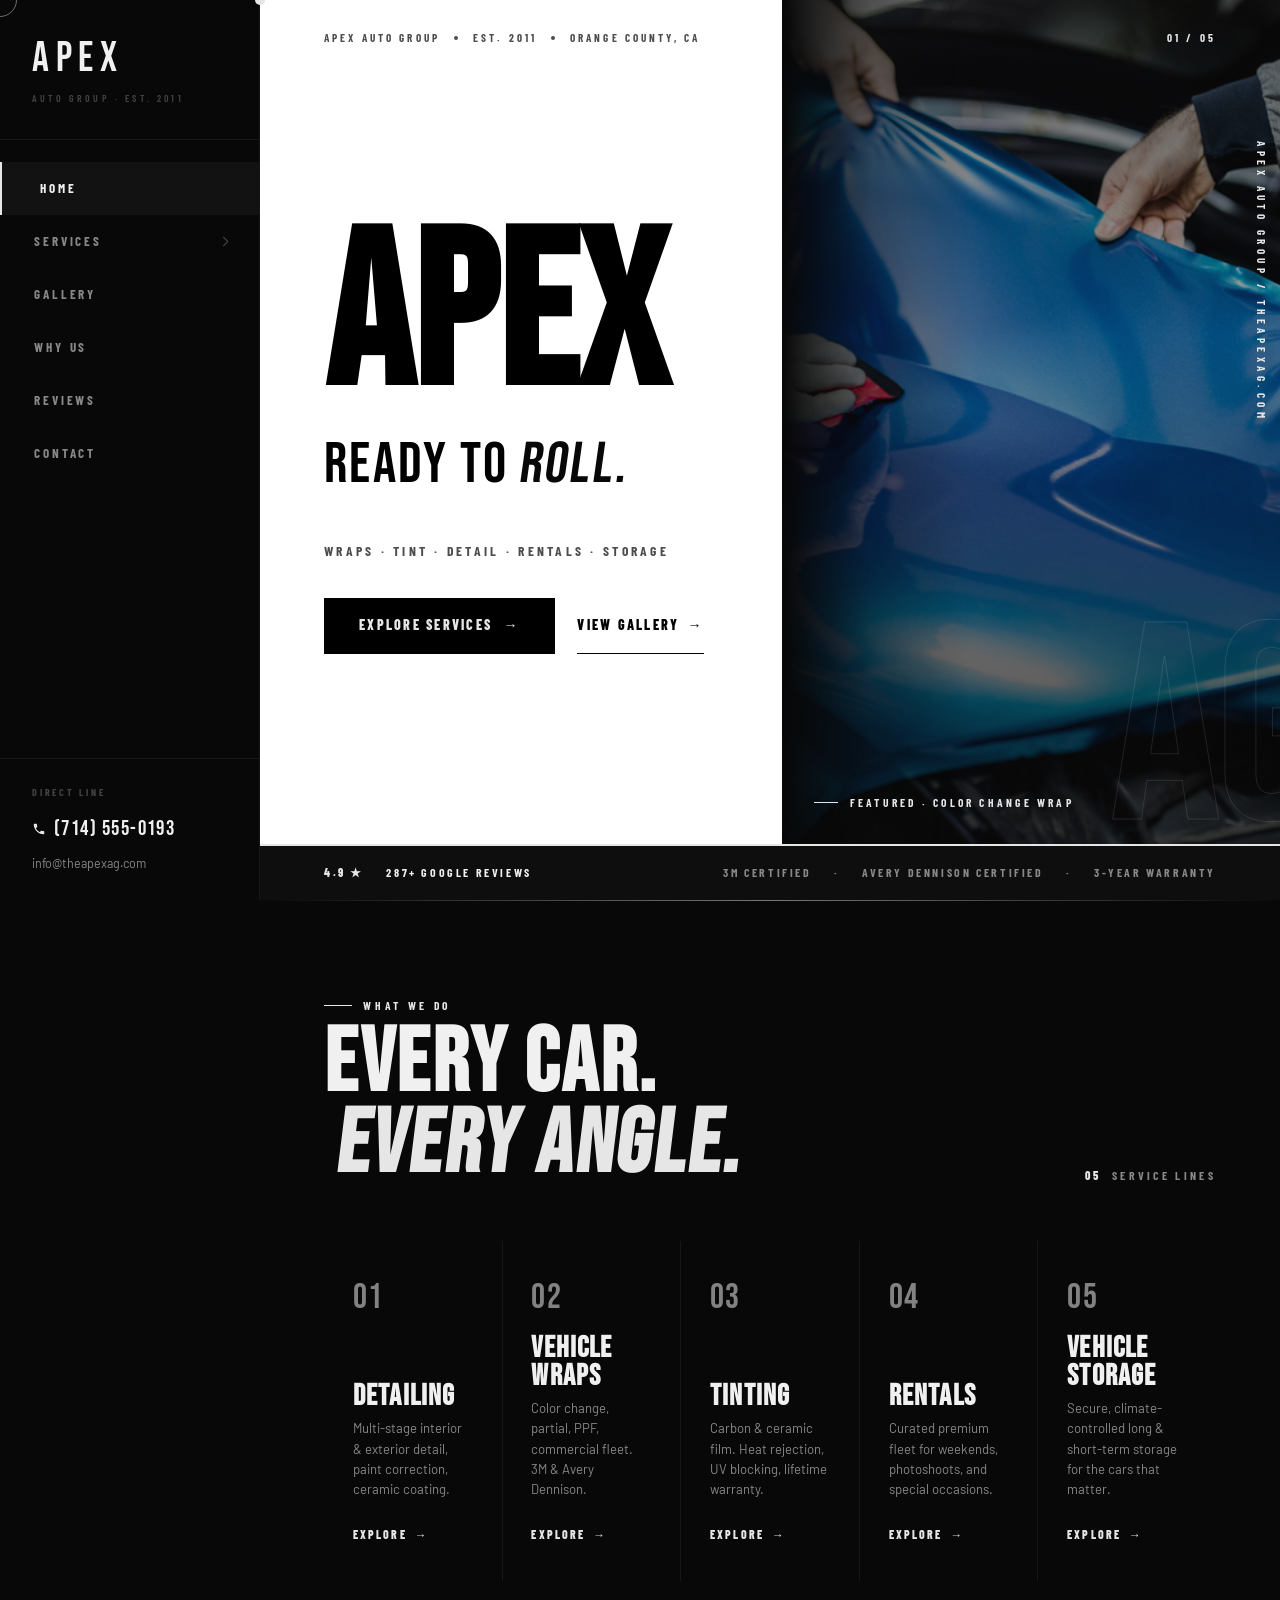
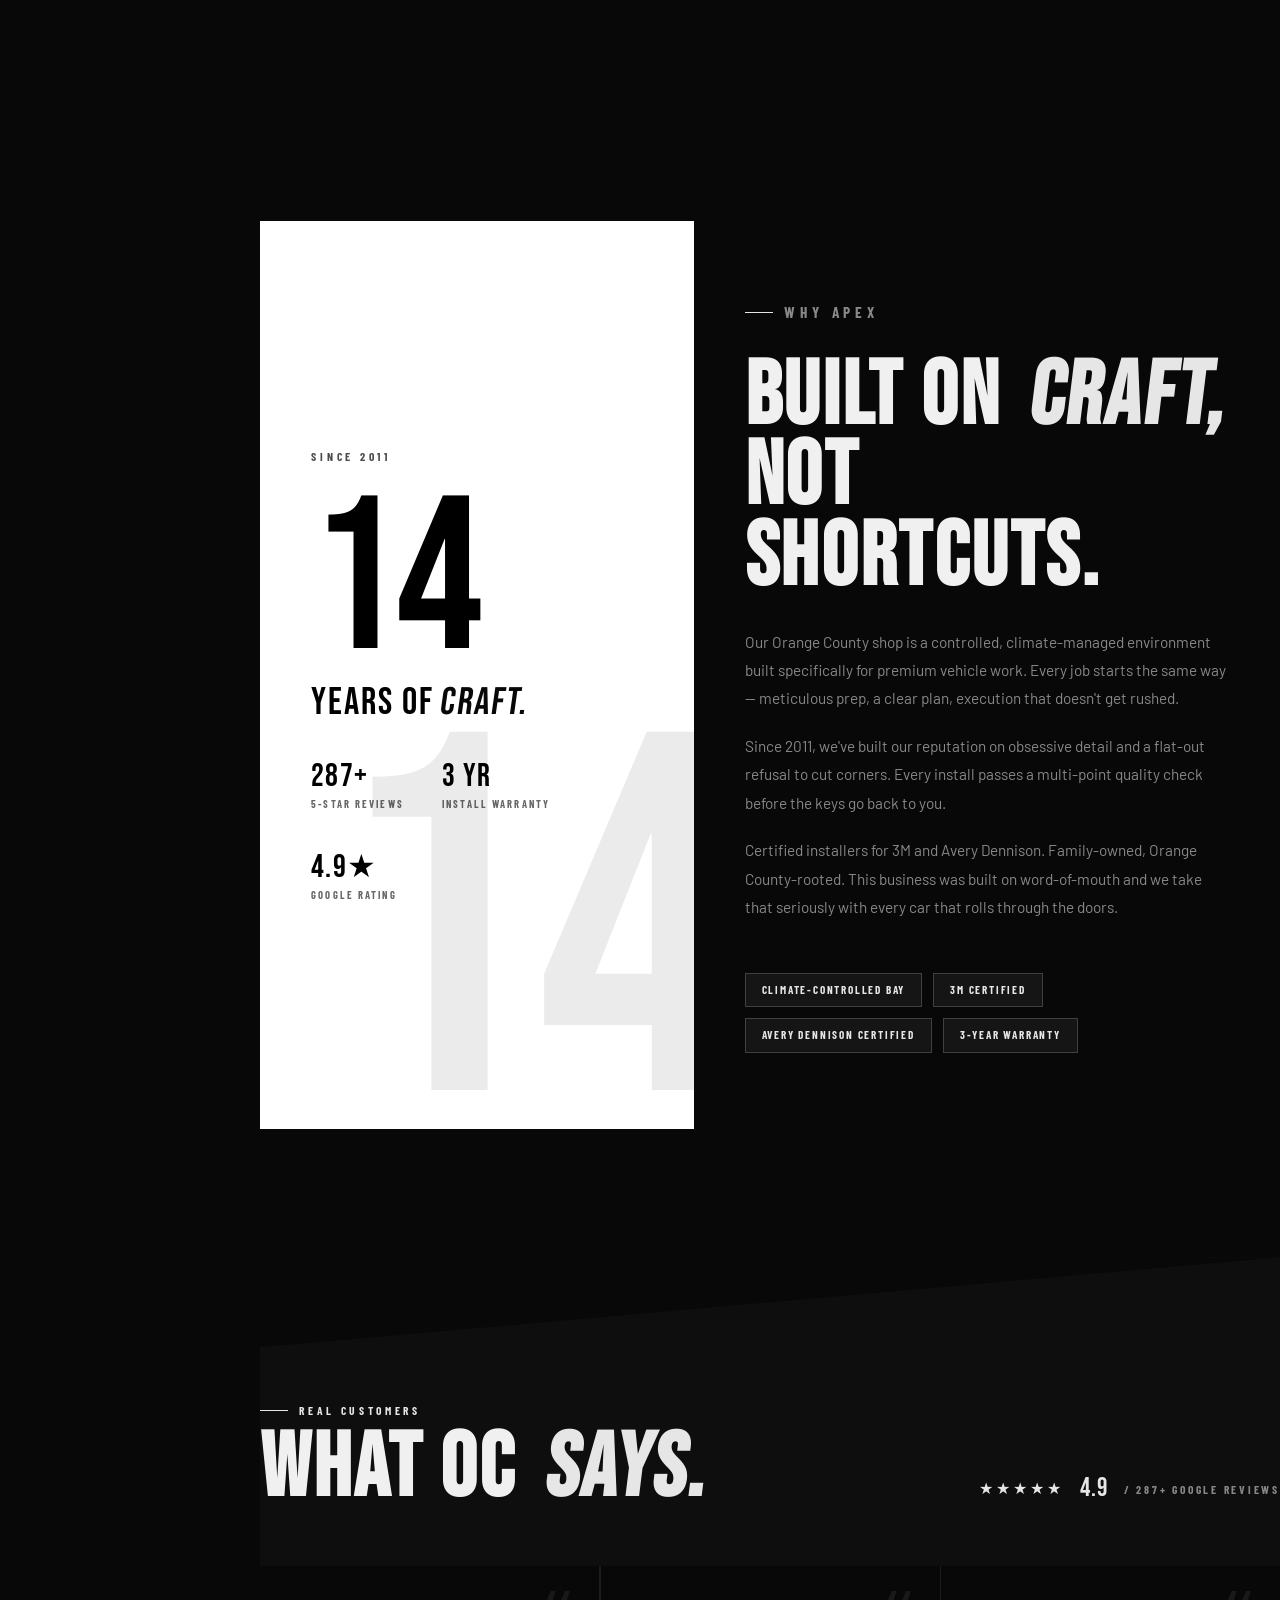
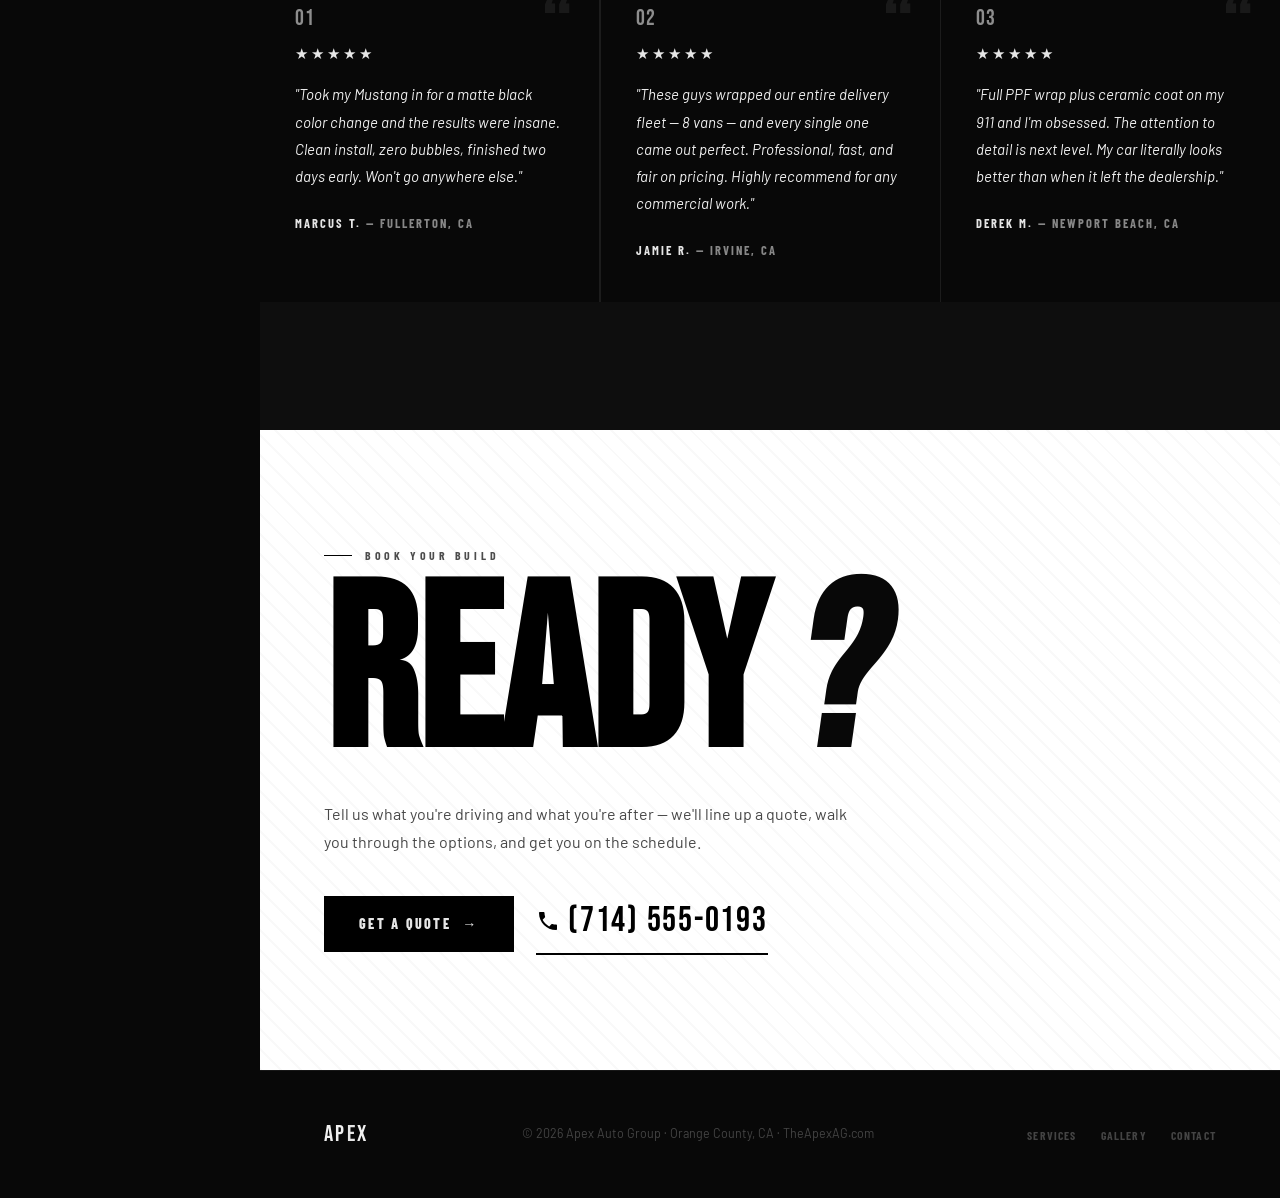
<file: index.html>
<!DOCTYPE html>
<html lang="en">
<head>
<meta charset="UTF-8"/>
<meta name="viewport" content="width=device-width, initial-scale=1.0"/>
<title>Apex Auto Group — Wraps · Tint · Detail · Rentals · Storage | Orange County, CA</title>
<meta name="description" content="Apex Auto Group — Orange County's premier auto group. Vehicle wraps, tinting, detailing, rentals, and storage. Certified 3M & Avery Dennison installers."/>
<link rel="preconnect" href="https://fonts.googleapis.com"/>
<link rel="preconnect" href="https://fonts.gstatic.com" crossorigin/>
<link href="https://fonts.googleapis.com/css2?family=Bebas+Neue&family=Barlow:wght@300;400;500;600;700&family=Barlow+Condensed:wght@400;600;700;800&display=swap" rel="stylesheet"/>
<link rel="stylesheet" href="assets/styles.css"/>
</head>
<body>

<div id="cur"></div>
<div id="cur-ring"></div>

<button class="side-burger" aria-label="Menu">
  <span></span><span></span><span></span>
</button>

<aside class="side-nav">
  <div class="side-head">
    <a href="index.html" class="side-logo">APEX</a>
    <p class="side-tag">Auto Group · Est. 2011</p>
  </div>
  <ul class="side-links">
    <li class="side-item"><a href="index.html" class="side-link active">Home</a></li>
    <li class="side-item has-sub">
      <a href="services.html" class="side-link">Services <span class="chev"></span></a>
      <ul class="side-sub">
        <li><a href="services.html">All Services</a></li>
        <li><a href="services/detailing.html">Detailing</a></li>
        <li><a href="services/wraps.html">Vehicle Wraps</a></li>
        <li><a href="services/tinting.html">Tinting</a></li>
        <li><a href="services/rentals.html">Rentals</a></li>
        <li><a href="services/storage.html">Vehicle Storage</a></li>
      </ul>
    </li>
    <li class="side-item"><a href="gallery.html" class="side-link">Gallery</a></li>
    <li class="side-item"><a href="#why" class="side-link">Why Us</a></li>
    <li class="side-item"><a href="#reviews" class="side-link">Reviews</a></li>
    <li class="side-item"><a href="contact.html" class="side-link">Contact</a></li>
  </ul>
  <div class="side-foot">
    <p class="side-foot-lbl">Direct Line</p>
    <a href="tel:7145550193" class="side-phone">
      <svg viewBox="0 0 24 24"><path d="M6.62 10.79c1.44 2.83 3.76 5.14 6.59 6.59l2.2-2.2c.27-.27.67-.36 1.02-.24 1.12.37 2.33.57 3.57.57.55 0 1 .45 1 1V20c0 .55-.45 1-1 1-9.39 0-17-7.61-17-17 0-.55.45-1 1-1h3.5c.55 0 1 .45 1 1 0 1.25.2 2.45.57 3.57.11.35.03.74-.25 1.02l-2.2 2.2z"/></svg>
      (714) 555-0193
    </a>
    <a href="mailto:info@theapexag.com" class="side-email">info@theapexag.com</a>
  </div>
</aside>

<!-- ═══════════════════════════════════════════
     PANEL 01 / HERO
═══════════════════════════════════════════ -->
<section class="kpanel khero">
  <div class="khero-topbar">
    <div class="khero-topbar-left">
      <span>Apex Auto Group</span>
      <span class="km-dot"></span>
      <span>Est. 2011</span>
      <span class="km-dot"></span>
      <span>Orange County, CA</span>
    </div>
    <div class="khero-topbar-right">
      <span>01 / 05</span>
    </div>
  </div>

  <div class="khero-left">
    <h1 class="khero-mega">APEX</h1>
    <p class="khero-slant">READY TO <em>ROLL.</em></p>
    <p class="khero-sub">Wraps &middot; Tint &middot; Detail &middot; Rentals &middot; Storage</p>
    <div class="khero-actions">
      <a href="services.html" class="kbtn-dark">Explore Services <span>&rarr;</span></a>
      <a href="gallery.html" class="kbtn-link">View Gallery <span>&rarr;</span></a>
    </div>
  </div>

  <div class="khero-right">
    <div class="khero-photo"></div>
    <div class="khero-bigword">AG</div>
    <div class="khero-vert">Apex Auto Group / TheApexAG.com</div>
    <div class="khero-photo-tag">Featured · Color Change Wrap</div>
  </div>

  <div class="khero-rail">
    <div class="khero-rail-left">
      <span><strong>4.9 &#9733;</strong></span>
      <span>287+ Google Reviews</span>
    </div>
    <div class="khero-rail-right">
      <span>3M Certified</span>
      <span>&middot;</span>
      <span>Avery Dennison Certified</span>
      <span>&middot;</span>
      <span>3-Year Warranty</span>
    </div>
  </div>
</section>

<!-- ═══════════════════════════════════════════
     PANEL 02 / SERVICES SHOWCASE
═══════════════════════════════════════════ -->
<section class="kpanel kservices">
  <div class="kservices-head rev">
    <div>
      <p class="k-eyebrow">What We Do</p>
      <h2 class="k-h2" style="margin-top:.6rem">EVERY CAR. <em>EVERY ANGLE.</em></h2>
    </div>
    <p class="kservices-count"><strong>05</strong> &nbsp;Service Lines</p>
  </div>

  <div class="kgrid rev">
    <a href="services/detailing.html" class="kcard d1">
      <span class="kcard-num">01</span>
      <div class="kcard-body">
        <h3 class="kcard-name">Detailing</h3>
        <p class="kcard-desc">Multi-stage interior &amp; exterior detail, paint correction, ceramic coating.</p>
        <span class="kcard-arrow">Explore <span>&rarr;</span></span>
      </div>
    </a>
    <a href="services/wraps.html" class="kcard d2">
      <span class="kcard-num">02</span>
      <div class="kcard-body">
        <h3 class="kcard-name">Vehicle<br>Wraps</h3>
        <p class="kcard-desc">Color change, partial, PPF, commercial fleet. 3M &amp; Avery Dennison.</p>
        <span class="kcard-arrow">Explore <span>&rarr;</span></span>
      </div>
    </a>
    <a href="services/tinting.html" class="kcard d3">
      <span class="kcard-num">03</span>
      <div class="kcard-body">
        <h3 class="kcard-name">Tinting</h3>
        <p class="kcard-desc">Carbon &amp; ceramic film. Heat rejection, UV blocking, lifetime warranty.</p>
        <span class="kcard-arrow">Explore <span>&rarr;</span></span>
      </div>
    </a>
    <a href="services/rentals.html" class="kcard d4">
      <span class="kcard-num">04</span>
      <div class="kcard-body">
        <h3 class="kcard-name">Rentals</h3>
        <p class="kcard-desc">Curated premium fleet for weekends, photoshoots, and special occasions.</p>
        <span class="kcard-arrow">Explore <span>&rarr;</span></span>
      </div>
    </a>
    <a href="services/storage.html" class="kcard d5">
      <span class="kcard-num">05</span>
      <div class="kcard-body">
        <h3 class="kcard-name">Vehicle<br>Storage</h3>
        <p class="kcard-desc">Secure, climate-controlled long &amp; short-term storage for the cars that matter.</p>
        <span class="kcard-arrow">Explore <span>&rarr;</span></span>
      </div>
    </a>
  </div>
</section>

<!-- ═══════════════════════════════════════════
     PANEL 03 / WHY US
═══════════════════════════════════════════ -->
<section class="kpanel kwhy" id="why">
  <div class="kwhy-stat rev-l">
    <p class="kwhy-stat-eyebrow">Since 2011</p>
    <div class="kwhy-stat-num">14</div>
    <div class="kwhy-stat-lbl">YEARS OF <em>CRAFT.</em></div>
    <div class="kwhy-substats">
      <div>
        <p class="kwhy-substat-num">287+</p>
        <p class="kwhy-substat-lbl">5-Star Reviews</p>
      </div>
      <div>
        <p class="kwhy-substat-num">3 YR</p>
        <p class="kwhy-substat-lbl">Install Warranty</p>
      </div>
      <div>
        <p class="kwhy-substat-num">4.9&#9733;</p>
        <p class="kwhy-substat-lbl">Google Rating</p>
      </div>
    </div>
  </div>

  <div class="kwhy-body rev-r">
    <p class="k-eyebrow">Why Apex</p>
    <h2 class="k-h2">BUILT ON <em>CRAFT,</em><br>NOT SHORTCUTS.</h2>
    <p>Our Orange County shop is a controlled, climate-managed environment built specifically for premium vehicle work. Every job starts the same way — meticulous prep, a clear plan, execution that doesn't get rushed.</p>
    <p>Since 2011, we've built our reputation on obsessive detail and a flat-out refusal to cut corners. Every install passes a multi-point quality check before the keys go back to you.</p>
    <p>Certified installers for 3M and Avery Dennison. Family-owned, Orange County-rooted. This business was built on word-of-mouth and we take that seriously with every car that rolls through the doors.</p>
    <div class="kwhy-badges">
      <span class="kwhy-badge">Climate-Controlled Bay</span>
      <span class="kwhy-badge">3M Certified</span>
      <span class="kwhy-badge">Avery Dennison Certified</span>
      <span class="kwhy-badge">3-Year Warranty</span>
    </div>
  </div>
</section>

<!-- ═══════════════════════════════════════════
     PANEL 04 / REVIEWS
═══════════════════════════════════════════ -->
<section class="kpanel kreviews" id="reviews">
  <div class="kreviews-head rev">
    <div>
      <p class="k-eyebrow">Real Customers</p>
      <h2 class="k-h2" style="margin-top:.6rem">WHAT OC <em>SAYS.</em></h2>
    </div>
    <div class="kreviews-rating">
      <span class="stars">&#9733;&#9733;&#9733;&#9733;&#9733;</span>
      <span>4.9</span>
      <small>/ 287+ Google Reviews</small>
    </div>
  </div>

  <div class="krev-grid rev">
    <div class="krev-card d1">
      <p class="krev-num">01</p>
      <div class="krev-stars">&#9733;&#9733;&#9733;&#9733;&#9733;</div>
      <p class="krev-text">"Took my Mustang in for a matte black color change and the results were insane. Clean install, zero bubbles, finished two days early. Won't go anywhere else."</p>
      <p class="krev-author"><strong>Marcus T.</strong> &mdash; Fullerton, CA</p>
    </div>
    <div class="krev-card d2">
      <p class="krev-num">02</p>
      <div class="krev-stars">&#9733;&#9733;&#9733;&#9733;&#9733;</div>
      <p class="krev-text">"These guys wrapped our entire delivery fleet — 8 vans — and every single one came out perfect. Professional, fast, and fair on pricing. Highly recommend for any commercial work."</p>
      <p class="krev-author"><strong>Jamie R.</strong> &mdash; Irvine, CA</p>
    </div>
    <div class="krev-card d3">
      <p class="krev-num">03</p>
      <div class="krev-stars">&#9733;&#9733;&#9733;&#9733;&#9733;</div>
      <p class="krev-text">"Full PPF wrap plus ceramic coat on my 911 and I'm obsessed. The attention to detail is next level. My car literally looks better than when it left the dealership."</p>
      <p class="krev-author"><strong>Derek M.</strong> &mdash; Newport Beach, CA</p>
    </div>
  </div>
</section>

<!-- ═══════════════════════════════════════════
     PANEL 05 / FINAL CTA
═══════════════════════════════════════════ -->
<section class="kpanel kcta">
  <p class="kcta-eyebrow">Book Your Build</p>
  <h2 class="kcta-mega">READY <em>?</em></h2>
  <p class="kcta-sub">Tell us what you're driving and what you're after — we'll line up a quote, walk you through the options, and get you on the schedule.</p>
  <div class="kcta-actions">
    <a href="contact.html" class="kbtn-dark">Get a Quote <span>&rarr;</span></a>
    <a href="tel:7145550193" class="kcta-phone">
      <svg viewBox="0 0 24 24"><path d="M6.62 10.79c1.44 2.83 3.76 5.14 6.59 6.59l2.2-2.2c.27-.27.67-.36 1.02-.24 1.12.37 2.33.57 3.57.57.55 0 1 .45 1 1V20c0 .55-.45 1-1 1-9.39 0-17-7.61-17-17 0-.55.45-1 1-1h3.5c.55 0 1 .45 1 1 0 1.25.2 2.45.57 3.57.11.35.03.74-.25 1.02l-2.2 2.2z"/></svg>
      (714) 555-0193
    </a>
  </div>
</section>

<!-- footer -->
<footer>
  <div class="foot-logo">AP<em>E</em>X</div>
  <p class="foot-copy">&copy; 2026 Apex Auto Group &middot; Orange County, CA &middot; TheApexAG.com</p>
  <ul class="foot-links">
    <li><a href="services.html">Services</a></li>
    <li><a href="gallery.html">Gallery</a></li>
    <li><a href="contact.html">Contact</a></li>
  </ul>
</footer>

<script src="assets/site.js"></script>
</body>
</html>
</file>
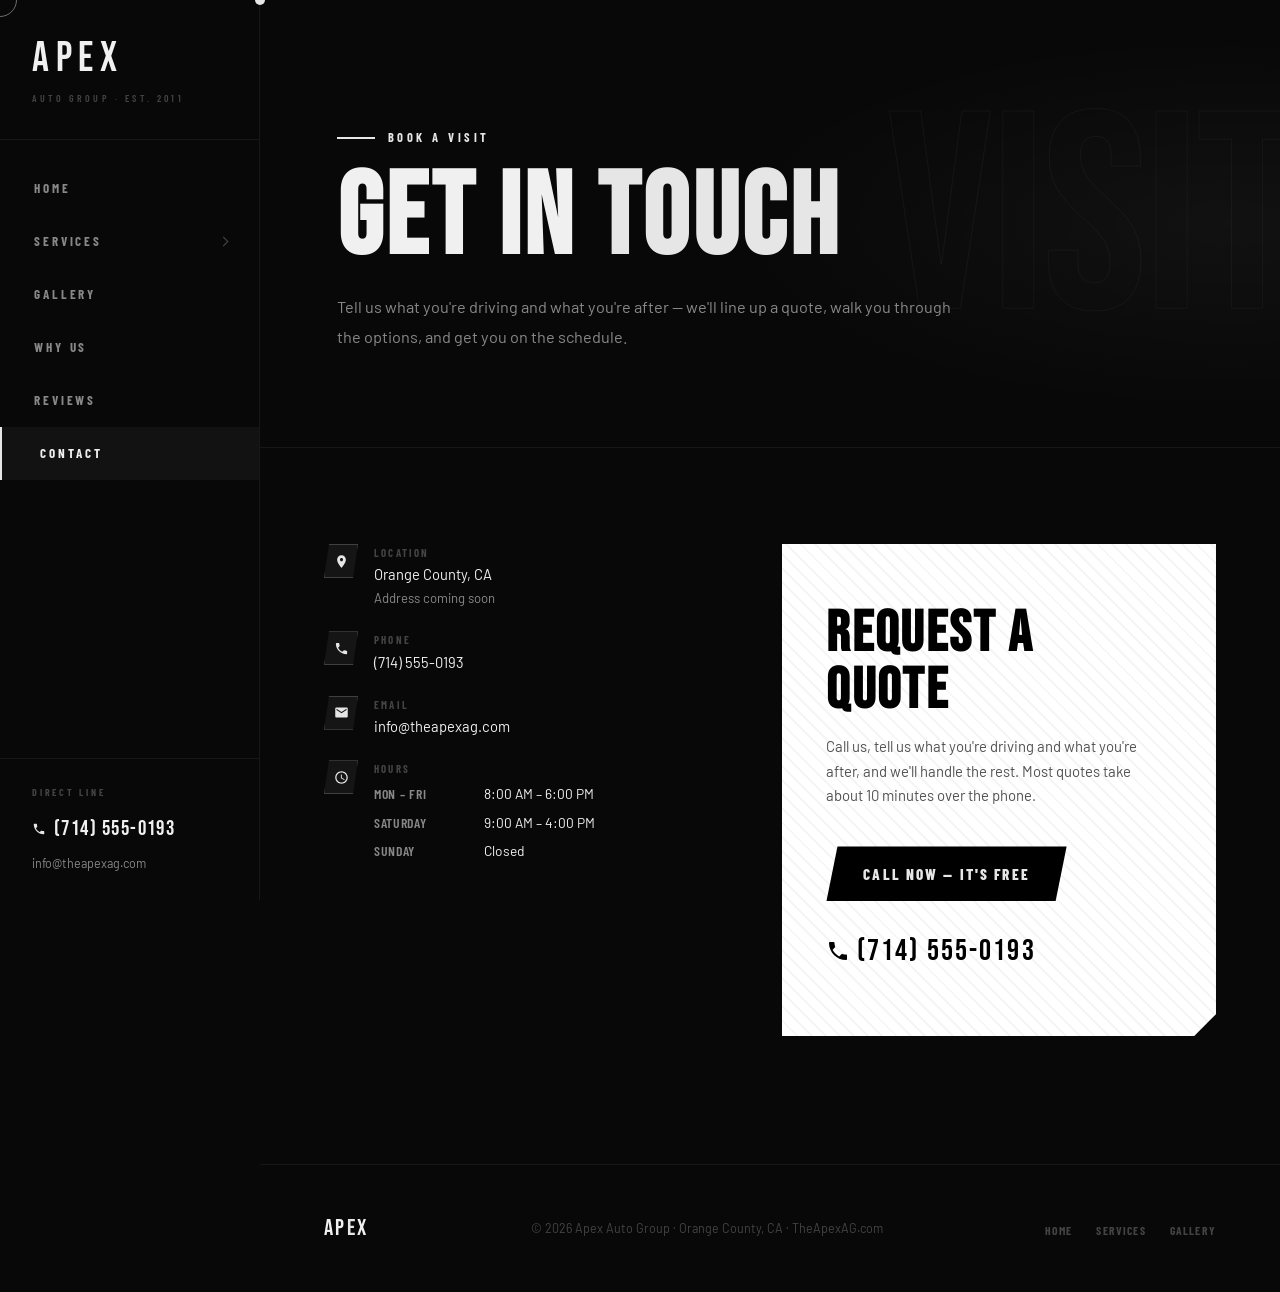
<file: contact.html>
<!DOCTYPE html>
<html lang="en">
<head>
<meta charset="UTF-8"/>
<meta name="viewport" content="width=device-width, initial-scale=1.0"/>
<title>Contact — Apex Auto Group | Orange County, CA</title>
<meta name="description" content="Get in touch with Apex Auto Group. Direct line, email, hours, and location."/>
<link rel="preconnect" href="https://fonts.googleapis.com"/>
<link rel="preconnect" href="https://fonts.gstatic.com" crossorigin/>
<link href="https://fonts.googleapis.com/css2?family=Bebas+Neue&family=Barlow:wght@300;400;500;600;700&family=Barlow+Condensed:wght@400;600;700;800&display=swap" rel="stylesheet"/>
<link rel="stylesheet" href="assets/styles.css"/>
</head>
<body>

<div id="cur"></div>
<div id="cur-ring"></div>

<button class="side-burger" aria-label="Menu">
  <span></span><span></span><span></span>
</button>

<aside class="side-nav">
  <div class="side-head">
    <a href="index.html" class="side-logo">APEX</a>
    <p class="side-tag">Auto Group · Est. 2011</p>
  </div>
  <ul class="side-links">
    <li class="side-item"><a href="index.html" class="side-link">Home</a></li>
    <li class="side-item has-sub">
      <a href="services.html" class="side-link">Services <span class="chev"></span></a>
      <ul class="side-sub">
        <li><a href="services.html">All Services</a></li>
        <li><a href="services/detailing.html">Detailing</a></li>
        <li><a href="services/wraps.html">Vehicle Wraps</a></li>
        <li><a href="services/tinting.html">Tinting</a></li>
        <li><a href="services/rentals.html">Rentals</a></li>
        <li><a href="services/storage.html">Vehicle Storage</a></li>
      </ul>
    </li>
    <li class="side-item"><a href="gallery.html" class="side-link">Gallery</a></li>
    <li class="side-item"><a href="index.html#why" class="side-link">Why Us</a></li>
    <li class="side-item"><a href="index.html#reviews" class="side-link">Reviews</a></li>
    <li class="side-item"><a href="contact.html" class="side-link active">Contact</a></li>
  </ul>
  <div class="side-foot">
    <p class="side-foot-lbl">Direct Line</p>
    <a href="tel:7145550193" class="side-phone">
      <svg viewBox="0 0 24 24"><path d="M6.62 10.79c1.44 2.83 3.76 5.14 6.59 6.59l2.2-2.2c.27-.27.67-.36 1.02-.24 1.12.37 2.33.57 3.57.57.55 0 1 .45 1 1V20c0 .55-.45 1-1 1-9.39 0-17-7.61-17-17 0-.55.45-1 1-1h3.5c.55 0 1 .45 1 1 0 1.25.2 2.45.57 3.57.11.35.03.74-.25 1.02l-2.2 2.2z"/></svg>
      (714) 555-0193
    </a>
    <a href="mailto:info@theapexag.com" class="side-email">info@theapexag.com</a>
  </div>
</aside>

<section class="page-hero">
  <div class="page-bg-word">VISIT</div>
  <div class="page-hero-inner rev">
    <p class="page-eyebrow">Book a Visit</p>
    <h1 class="page-h1">GET IN <em>TOUCH</em></h1>
    <p class="page-sub">Tell us what you're driving and what you're after — we'll line up a quote, walk you through the options, and get you on the schedule.</p>
  </div>
</section>

<section id="contact-page">
  <div class="container">
    <div class="contact-inner">
      <div class="rev-l">
        <ul class="cinfo-list">
          <li class="cinfo-item">
            <div class="cinfo-icon"><svg viewBox="0 0 24 24"><path d="M12 2C8.13 2 5 5.13 5 9c0 5.25 7 13 7 13s7-7.75 7-13c0-3.87-3.13-7-7-7zm0 9.5c-1.38 0-2.5-1.12-2.5-2.5s1.12-2.5 2.5-2.5 2.5 1.12 2.5 2.5-1.12 2.5-2.5 2.5z"/></svg></div>
            <div>
              <p class="cinfo-lbl">Location</p>
              <p class="cinfo-val">Orange County, CA<br><span style="font-size:.82rem;color:var(--muted)">Address coming soon</span></p>
            </div>
          </li>
          <li class="cinfo-item">
            <div class="cinfo-icon"><svg viewBox="0 0 24 24"><path d="M6.62 10.79c1.44 2.83 3.76 5.14 6.59 6.59l2.2-2.2c.27-.27.67-.36 1.02-.24 1.12.37 2.33.57 3.57.57.55 0 1 .45 1 1V20c0 .55-.45 1-1 1-9.39 0-17-7.61-17-17 0-.55.45-1 1-1h3.5c.55 0 1 .45 1 1 0 1.25.2 2.45.57 3.57.11.35.03.74-.25 1.02l-2.2 2.2z"/></svg></div>
            <div>
              <p class="cinfo-lbl">Phone</p>
              <p class="cinfo-val"><a href="tel:7145550193">(714) 555-0193</a></p>
            </div>
          </li>
          <li class="cinfo-item">
            <div class="cinfo-icon"><svg viewBox="0 0 24 24"><path d="M20 4H4c-1.1 0-2 .9-2 2v12c0 1.1.9 2 2 2h16c1.1 0 2-.9 2-2V6c0-1.1-.9-2-2-2zm0 4l-8 5-8-5V6l8 5 8-5v2z"/></svg></div>
            <div>
              <p class="cinfo-lbl">Email</p>
              <p class="cinfo-val"><a href="mailto:info@theapexag.com">info@theapexag.com</a></p>
            </div>
          </li>
          <li class="cinfo-item">
            <div class="cinfo-icon"><svg viewBox="0 0 24 24"><path d="M11.99 2C6.47 2 2 6.48 2 12s4.47 10 9.99 10C17.52 22 22 17.52 22 12S17.52 2 11.99 2zM12 20c-4.42 0-8-3.58-8-8s3.58-8 8-8 8 3.58 8 8-3.58 8-8 8zm.5-13H11v6l5.25 3.15.75-1.23-4.5-2.67z"/></svg></div>
            <div>
              <p class="cinfo-lbl">Hours</p>
              <div class="cinfo-val">
                <table class="hours-tbl">
                  <tr><td>Mon &ndash; Fri</td><td>8:00 AM &ndash; 6:00 PM</td></tr>
                  <tr><td>Saturday</td><td>9:00 AM &ndash; 4:00 PM</td></tr>
                  <tr><td>Sunday</td><td>Closed</td></tr>
                </table>
              </div>
            </div>
          </li>
        </ul>
      </div>
      <div class="cta-panel rev-r">
        <h3 class="cta-h3">REQUEST A<br>QUOTE</h3>
        <p class="cta-body">Call us, tell us what you're driving and what you're after, and we'll handle the rest. Most quotes take about 10 minutes over the phone.</p>
        <a href="tel:7145550193" class="btn-dark">Call Now &mdash; It's Free</a>
        <a href="tel:7145550193" class="cta-phone-big">
          <svg viewBox="0 0 24 24"><path d="M6.62 10.79c1.44 2.83 3.76 5.14 6.59 6.59l2.2-2.2c.27-.27.67-.36 1.02-.24 1.12.37 2.33.57 3.57.57.55 0 1 .45 1 1V20c0 .55-.45 1-1 1-9.39 0-17-7.61-17-17 0-.55.45-1 1-1h3.5c.55 0 1 .45 1 1 0 1.25.2 2.45.57 3.57.11.35.03.74-.25 1.02l-2.2 2.2z"/></svg>
          (714) 555-0193
        </a>
      </div>
    </div>
  </div>
</section>

<footer>
  <div class="foot-logo">AP<em>E</em>X</div>
  <p class="foot-copy">&copy; 2026 Apex Auto Group &middot; Orange County, CA &middot; TheApexAG.com</p>
  <ul class="foot-links">
    <li><a href="index.html">Home</a></li>
    <li><a href="services.html">Services</a></li>
    <li><a href="gallery.html">Gallery</a></li>
  </ul>
</footer>

<script src="assets/site.js"></script>
</body>
</html>
</file>
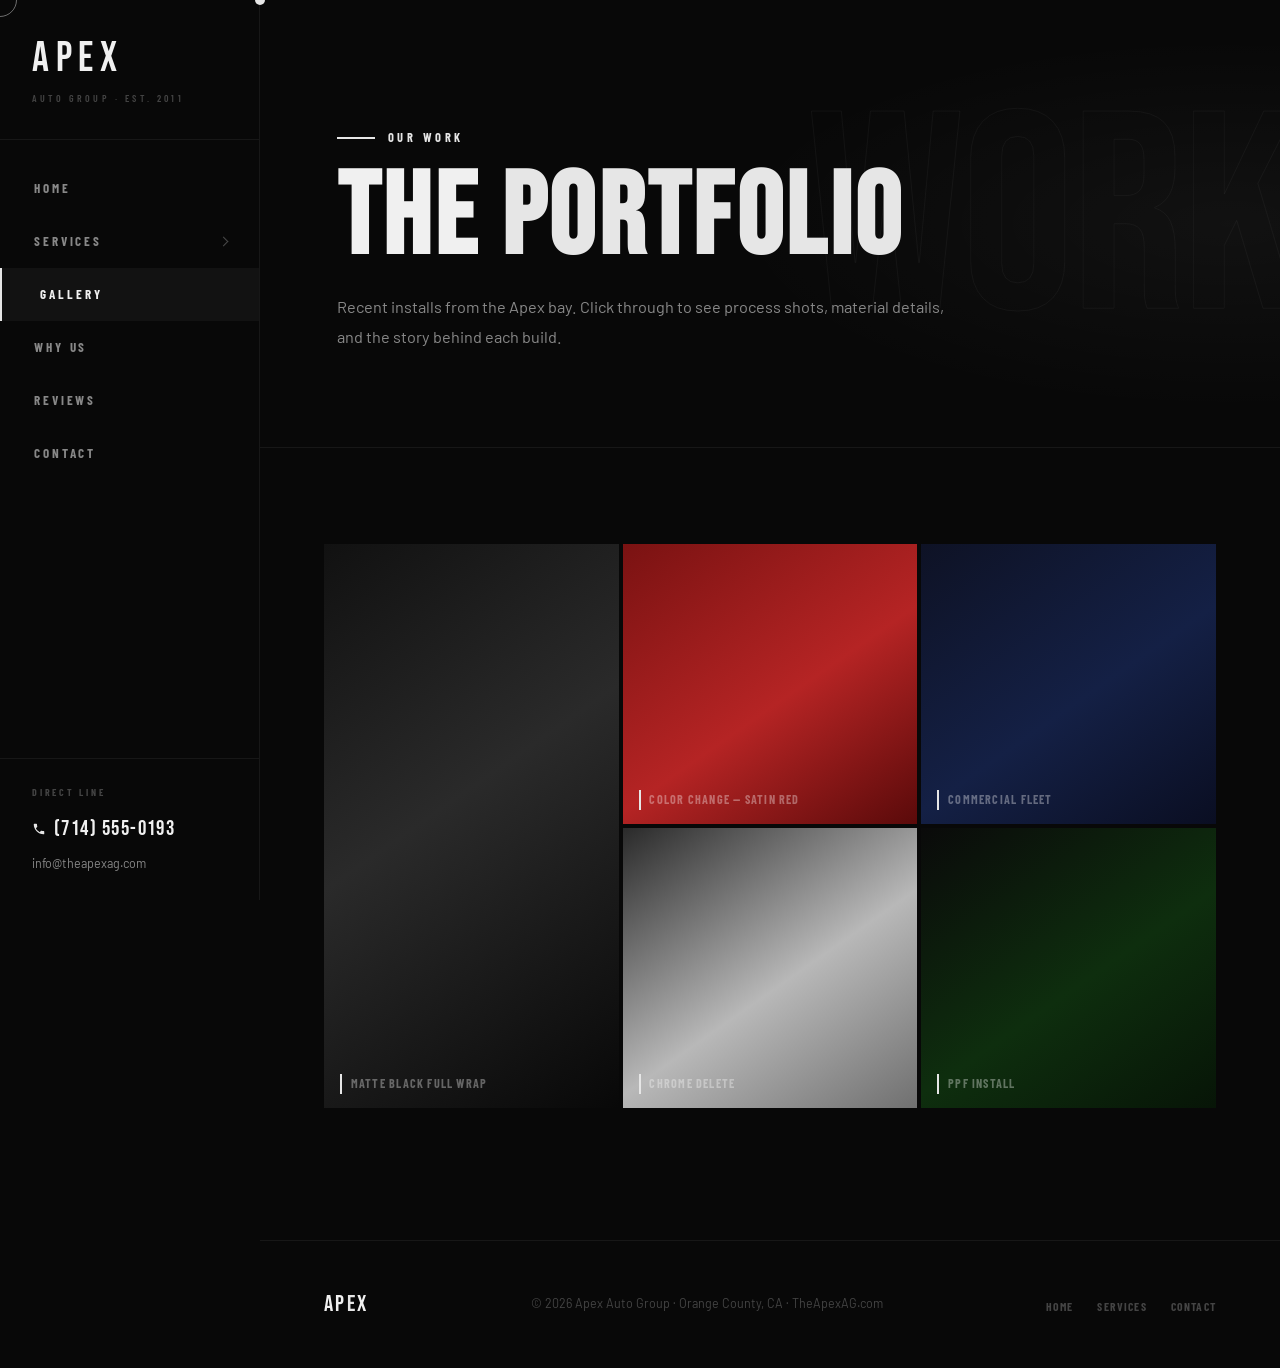
<file: gallery.html>
<!DOCTYPE html>
<html lang="en">
<head>
<meta charset="UTF-8"/>
<meta name="viewport" content="width=device-width, initial-scale=1.0"/>
<title>Gallery — Apex Auto Group | Orange County, CA</title>
<meta name="description" content="Recent work from Apex Auto Group — wraps, tints, ceramic coatings, and more."/>
<link rel="preconnect" href="https://fonts.googleapis.com"/>
<link rel="preconnect" href="https://fonts.gstatic.com" crossorigin/>
<link href="https://fonts.googleapis.com/css2?family=Bebas+Neue&family=Barlow:wght@300;400;500;600;700&family=Barlow+Condensed:wght@400;600;700;800&display=swap" rel="stylesheet"/>
<link rel="stylesheet" href="assets/styles.css"/>
</head>
<body>

<div id="cur"></div>
<div id="cur-ring"></div>

<button class="side-burger" aria-label="Menu">
  <span></span><span></span><span></span>
</button>

<aside class="side-nav">
  <div class="side-head">
    <a href="index.html" class="side-logo">APEX</a>
    <p class="side-tag">Auto Group · Est. 2011</p>
  </div>
  <ul class="side-links">
    <li class="side-item"><a href="index.html" class="side-link">Home</a></li>
    <li class="side-item has-sub">
      <a href="services.html" class="side-link">Services <span class="chev"></span></a>
      <ul class="side-sub">
        <li><a href="services.html">All Services</a></li>
        <li><a href="services/detailing.html">Detailing</a></li>
        <li><a href="services/wraps.html">Vehicle Wraps</a></li>
        <li><a href="services/tinting.html">Tinting</a></li>
        <li><a href="services/rentals.html">Rentals</a></li>
        <li><a href="services/storage.html">Vehicle Storage</a></li>
      </ul>
    </li>
    <li class="side-item"><a href="gallery.html" class="side-link active">Gallery</a></li>
    <li class="side-item"><a href="index.html#why" class="side-link">Why Us</a></li>
    <li class="side-item"><a href="index.html#reviews" class="side-link">Reviews</a></li>
    <li class="side-item"><a href="contact.html" class="side-link">Contact</a></li>
  </ul>
  <div class="side-foot">
    <p class="side-foot-lbl">Direct Line</p>
    <a href="tel:7145550193" class="side-phone">
      <svg viewBox="0 0 24 24"><path d="M6.62 10.79c1.44 2.83 3.76 5.14 6.59 6.59l2.2-2.2c.27-.27.67-.36 1.02-.24 1.12.37 2.33.57 3.57.57.55 0 1 .45 1 1V20c0 .55-.45 1-1 1-9.39 0-17-7.61-17-17 0-.55.45-1 1-1h3.5c.55 0 1 .45 1 1 0 1.25.2 2.45.57 3.57.11.35.03.74-.25 1.02l-2.2 2.2z"/></svg>
      (714) 555-0193
    </a>
    <a href="mailto:info@theapexag.com" class="side-email">info@theapexag.com</a>
  </div>
</aside>

<section class="page-hero">
  <div class="page-bg-word">WORK</div>
  <div class="page-hero-inner rev">
    <p class="page-eyebrow">Our Work</p>
    <h1 class="page-h1">THE <em>PORTFOLIO</em></h1>
    <p class="page-sub">Recent installs from the Apex bay. Click through to see process shots, material details, and the story behind each build.</p>
  </div>
</section>

<section id="gallery-grid">
  <div class="container">
    <div class="gal-grid rev">
      <div class="gal-item g1">
        <div class="gal-bg"></div>
        <div class="gal-tag">Matte Black Full Wrap</div>
        <div class="gal-overlay"><div class="gal-name">Matte Black Full Wrap<span>BMW M4 Competition</span></div></div>
      </div>
      <div class="gal-item g2">
        <div class="gal-bg"></div>
        <div class="gal-tag">Color Change &mdash; Satin Red</div>
        <div class="gal-overlay"><div class="gal-name">Color Change &mdash; Satin Red<span>Dodge Charger Widebody</span></div></div>
      </div>
      <div class="gal-item g3">
        <div class="gal-bg"></div>
        <div class="gal-tag">Commercial Fleet</div>
        <div class="gal-overlay"><div class="gal-name">Commercial Fleet<span>8-Van Full Rebrand</span></div></div>
      </div>
      <div class="gal-item g4">
        <div class="gal-bg"></div>
        <div class="gal-tag">Chrome Delete</div>
        <div class="gal-overlay"><div class="gal-name">Chrome Delete<span>Range Rover Sport</span></div></div>
      </div>
      <div class="gal-item g5">
        <div class="gal-bg"></div>
        <div class="gal-tag">PPF Install</div>
        <div class="gal-overlay"><div class="gal-name">Full PPF Install<span>Porsche 911 GT3</span></div></div>
      </div>
      <div class="gal-item g6">
        <div class="gal-bg"></div>
        <div class="gal-tag">Ceramic Coating</div>
        <div class="gal-overlay"><div class="gal-name">Ceramic Coating<span>Tesla Model S Plaid</span></div></div>
      </div>
    </div>
  </div>
</section>

<footer>
  <div class="foot-logo">AP<em>E</em>X</div>
  <p class="foot-copy">&copy; 2026 Apex Auto Group &middot; Orange County, CA &middot; TheApexAG.com</p>
  <ul class="foot-links">
    <li><a href="index.html">Home</a></li>
    <li><a href="services.html">Services</a></li>
    <li><a href="contact.html">Contact</a></li>
  </ul>
</footer>

<script src="assets/site.js"></script>
</body>
</html>
</file>
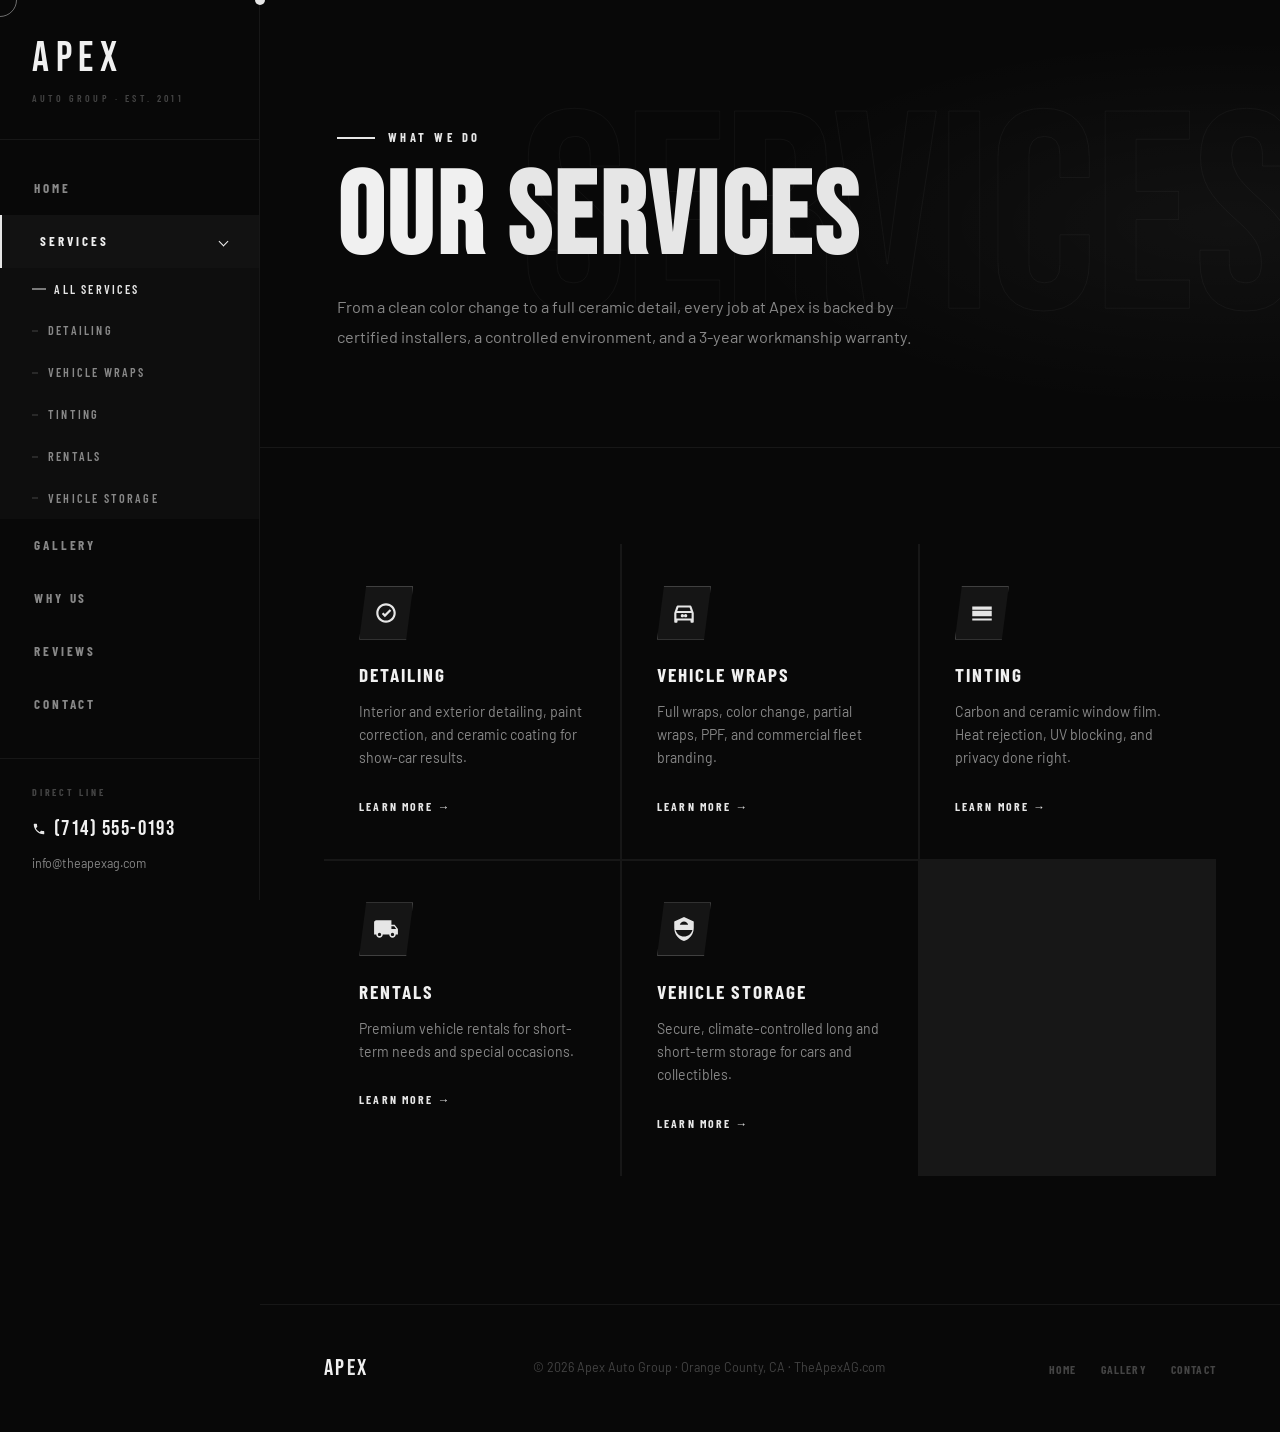
<file: services.html>
<!DOCTYPE html>
<html lang="en">
<head>
<meta charset="UTF-8"/>
<meta name="viewport" content="width=device-width, initial-scale=1.0"/>
<title>Services — Apex Auto Group | Orange County, CA</title>
<meta name="description" content="Vehicle wraps, tinting, detailing, rentals, and storage at Apex Auto Group in Orange County."/>
<link rel="preconnect" href="https://fonts.googleapis.com"/>
<link rel="preconnect" href="https://fonts.gstatic.com" crossorigin/>
<link href="https://fonts.googleapis.com/css2?family=Bebas+Neue&family=Barlow:wght@300;400;500;600;700&family=Barlow+Condensed:wght@400;600;700;800&display=swap" rel="stylesheet"/>
<link rel="stylesheet" href="assets/styles.css"/>
</head>
<body>

<div id="cur"></div>
<div id="cur-ring"></div>

<button class="side-burger" aria-label="Menu">
  <span></span><span></span><span></span>
</button>

<aside class="side-nav">
  <div class="side-head">
    <a href="index.html" class="side-logo">APEX</a>
    <p class="side-tag">Auto Group · Est. 2011</p>
  </div>
  <ul class="side-links">
    <li class="side-item"><a href="index.html" class="side-link">Home</a></li>
    <li class="side-item has-sub open">
      <a href="services.html" class="side-link active">Services <span class="chev"></span></a>
      <ul class="side-sub">
        <li><a href="services.html" class="active">All Services</a></li>
        <li><a href="services/detailing.html">Detailing</a></li>
        <li><a href="services/wraps.html">Vehicle Wraps</a></li>
        <li><a href="services/tinting.html">Tinting</a></li>
        <li><a href="services/rentals.html">Rentals</a></li>
        <li><a href="services/storage.html">Vehicle Storage</a></li>
      </ul>
    </li>
    <li class="side-item"><a href="gallery.html" class="side-link">Gallery</a></li>
    <li class="side-item"><a href="index.html#why" class="side-link">Why Us</a></li>
    <li class="side-item"><a href="index.html#reviews" class="side-link">Reviews</a></li>
    <li class="side-item"><a href="contact.html" class="side-link">Contact</a></li>
  </ul>
  <div class="side-foot">
    <p class="side-foot-lbl">Direct Line</p>
    <a href="tel:7145550193" class="side-phone">
      <svg viewBox="0 0 24 24"><path d="M6.62 10.79c1.44 2.83 3.76 5.14 6.59 6.59l2.2-2.2c.27-.27.67-.36 1.02-.24 1.12.37 2.33.57 3.57.57.55 0 1 .45 1 1V20c0 .55-.45 1-1 1-9.39 0-17-7.61-17-17 0-.55.45-1 1-1h3.5c.55 0 1 .45 1 1 0 1.25.2 2.45.57 3.57.11.35.03.74-.25 1.02l-2.2 2.2z"/></svg>
      (714) 555-0193
    </a>
    <a href="mailto:info@theapexag.com" class="side-email">info@theapexag.com</a>
  </div>
</aside>

<section class="page-hero">
  <div class="page-bg-word">SERVICES</div>
  <div class="page-hero-inner rev">
    <p class="page-eyebrow">What We Do</p>
    <h1 class="page-h1">OUR <em>SERVICES</em></h1>
    <p class="page-sub">From a clean color change to a full ceramic detail, every job at Apex is backed by certified installers, a controlled environment, and a 3-year workmanship warranty.</p>
  </div>
</section>

<section id="services-grid">
  <div class="container">
    <div class="svc-grid rev">
      <a href="services/detailing.html" class="svc-card d1">
        <div class="svc-icon"><svg viewBox="0 0 24 24"><path d="M12 3c-4.97 0-9 4.03-9 9s4.03 9 9 9 9-4.03 9-9-4.03-9-9-9zm0 16c-3.86 0-7-3.14-7-7s3.14-7 7-7 7 3.14 7 7-3.14 7-7 7zm3.46-10.46L11 13l-1.46-1.46-1.41 1.41L11 15.83l5.87-5.87z"/></svg></div>
        <p class="svc-name">Detailing</p>
        <p class="svc-desc">Interior and exterior detailing, paint correction, and ceramic coating for show-car results.</p>
        <span class="svc-arrow">Learn More &rarr;</span>
      </a>
      <a href="services/wraps.html" class="svc-card d2">
        <div class="svc-icon"><svg viewBox="0 0 24 24"><path d="M18.92 6.01C18.72 5.42 18.16 5 17.5 5h-11c-.66 0-1.21.42-1.42 1.01L3 12v8c0 .55.45 1 1 1h1c.55 0 1-.45 1-1v-1h12v1c0 .55.45 1 1 1h1c.55 0 1-.45 1-1v-8l-2.08-5.99zM6.85 7h10.29l1.08 3.11H5.77L6.85 7zM19 17H5v-5h14v5zm-8.5-4c-.83 0-1.5.67-1.5 1.5S9.67 16 10.5 16s1.5-.67 1.5-1.5S11.33 13 10.5 13zm3 0c-.83 0-1.5.67-1.5 1.5s.67 1.5 1.5 1.5 1.5-.67 1.5-1.5-.67-1.5-1.5-1.5z"/></svg></div>
        <p class="svc-name">Vehicle Wraps</p>
        <p class="svc-desc">Full wraps, color change, partial wraps, PPF, and commercial fleet branding.</p>
        <span class="svc-arrow">Learn More &rarr;</span>
      </a>
      <a href="services/tinting.html" class="svc-card d3">
        <div class="svc-icon"><svg viewBox="0 0 24 24"><path d="M3 17h18v2H3zm0-7h18v5H3zm0-4h18v3H3z"/></svg></div>
        <p class="svc-name">Tinting</p>
        <p class="svc-desc">Carbon and ceramic window film. Heat rejection, UV blocking, and privacy done right.</p>
        <span class="svc-arrow">Learn More &rarr;</span>
      </a>
      <a href="services/rentals.html" class="svc-card d4">
        <div class="svc-icon"><svg viewBox="0 0 24 24"><path d="M20 8h-3V4H3c-1.1 0-2 .9-2 2v11h2c0 1.66 1.34 3 3 3s3-1.34 3-3h6c0 1.66 1.34 3 3 3s3-1.34 3-3h2v-5l-3-4zM6 18.5c-.83 0-1.5-.67-1.5-1.5s.67-1.5 1.5-1.5 1.5.67 1.5 1.5-.67 1.5-1.5 1.5zm13.5-9l1.96 2.5H17V9.5h2.5zm-1.5 9c-.83 0-1.5-.67-1.5-1.5s.67-1.5 1.5-1.5 1.5.67 1.5 1.5-.67 1.5-1.5 1.5z"/></svg></div>
        <p class="svc-name">Rentals</p>
        <p class="svc-desc">Premium vehicle rentals for short-term needs and special occasions.</p>
        <span class="svc-arrow">Learn More &rarr;</span>
      </a>
      <a href="services/storage.html" class="svc-card d5">
        <div class="svc-icon"><svg viewBox="0 0 24 24"><path d="M12 1L3 5v6c0 5.55 3.84 10.74 9 12 5.16-1.26 9-6.45 9-12V5l-9-4zm0 4c1.86 0 3.41 1.28 3.86 3H8.14C8.59 6.28 10.14 5 12 5zm0 14c-3.75 0-6.93-2.51-7.79-6h15.58c-.86 3.49-4.04 6-7.79 6z"/></svg></div>
        <p class="svc-name">Vehicle Storage</p>
        <p class="svc-desc">Secure, climate-controlled long and short-term storage for cars and collectibles.</p>
        <span class="svc-arrow">Learn More &rarr;</span>
      </a>
    </div>
  </div>
</section>

<footer>
  <div class="foot-logo">AP<em>E</em>X</div>
  <p class="foot-copy">&copy; 2026 Apex Auto Group &middot; Orange County, CA &middot; TheApexAG.com</p>
  <ul class="foot-links">
    <li><a href="index.html">Home</a></li>
    <li><a href="gallery.html">Gallery</a></li>
    <li><a href="contact.html">Contact</a></li>
  </ul>
</footer>

<script src="assets/site.js"></script>
</body>
</html>
</file>
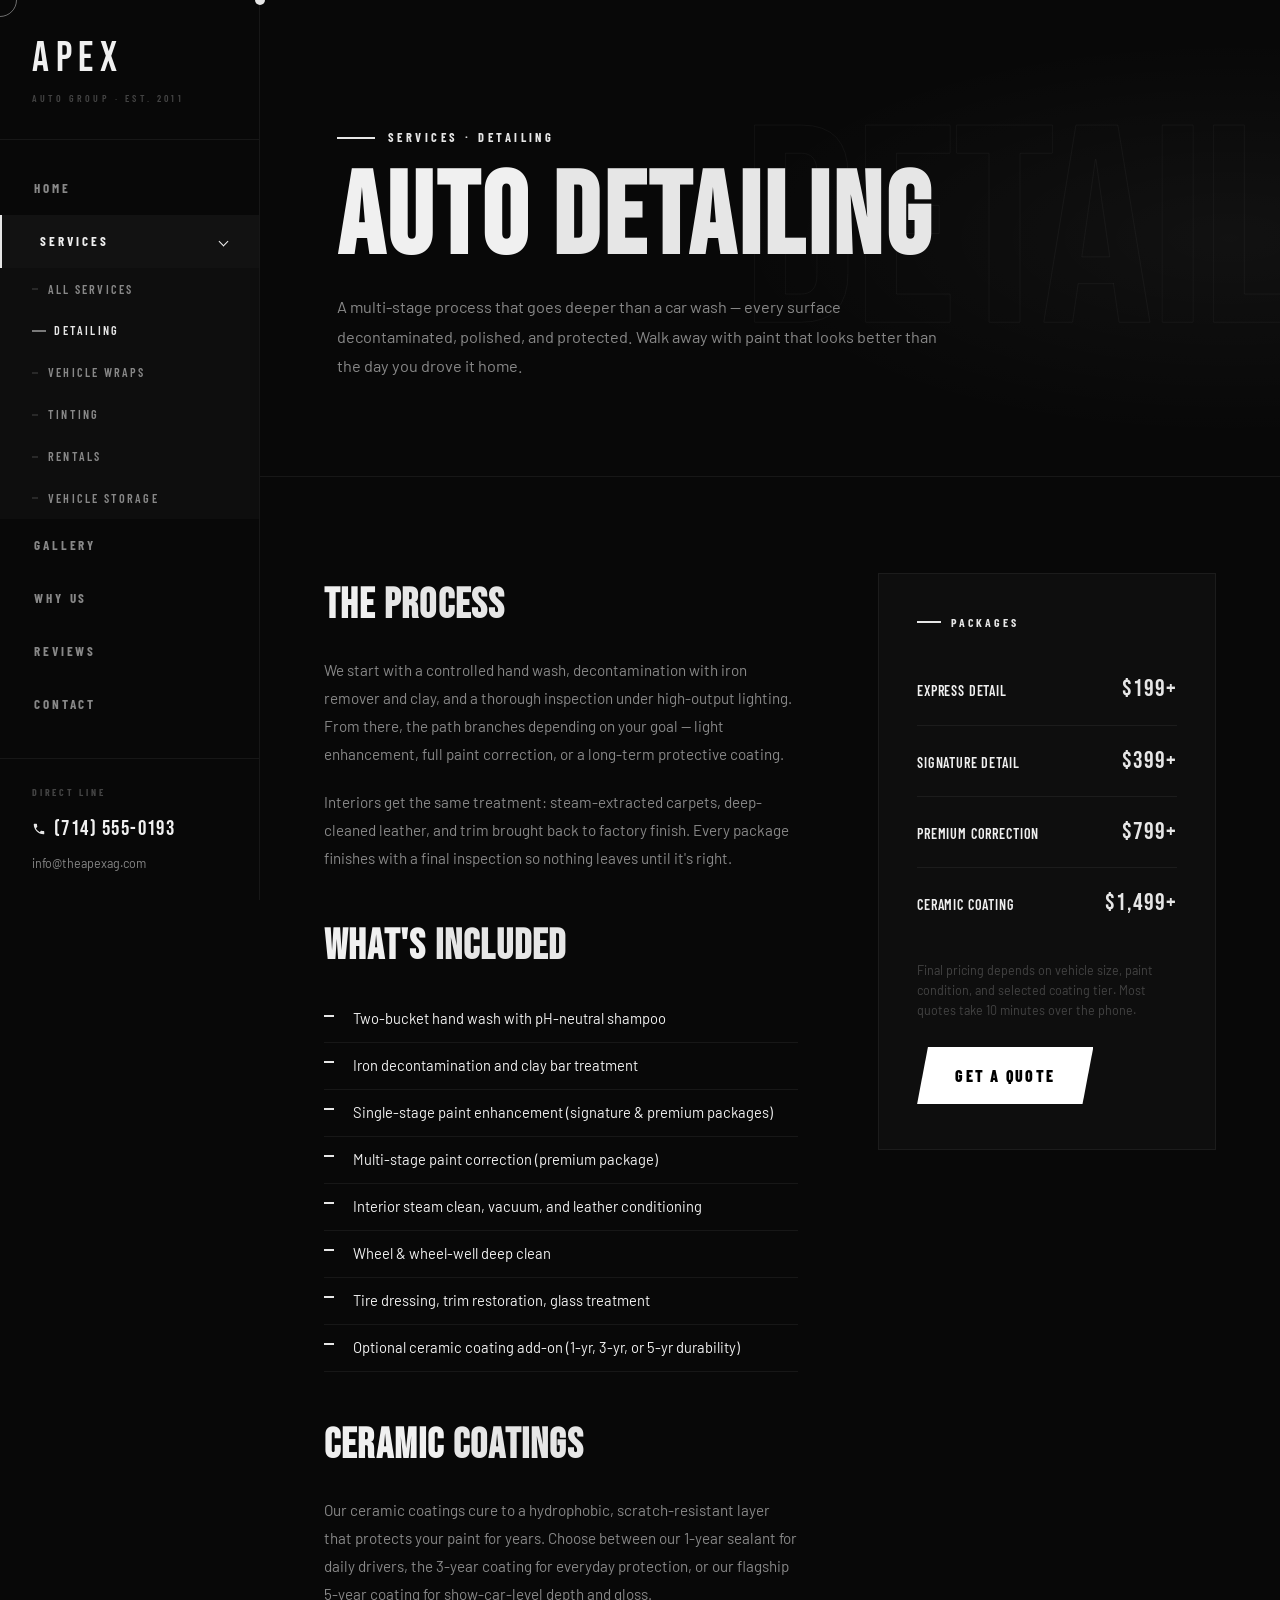
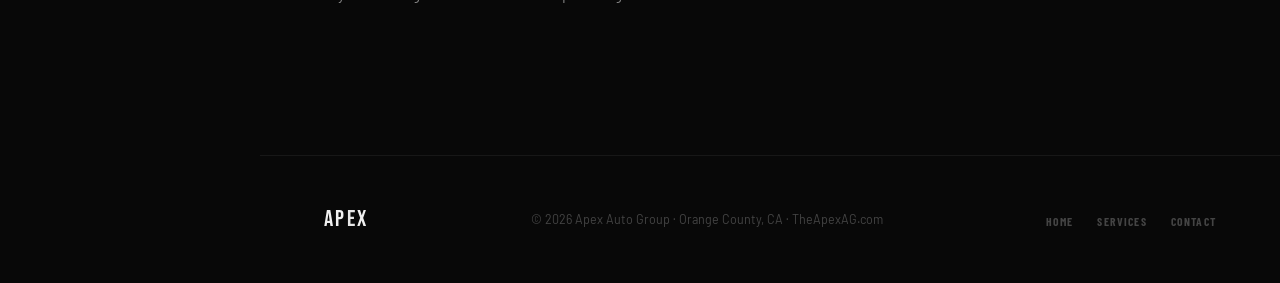
<file: services/detailing.html>
<!DOCTYPE html>
<html lang="en">
<head>
<meta charset="UTF-8"/>
<meta name="viewport" content="width=device-width, initial-scale=1.0"/>
<title>Detailing — Apex Auto Group | Orange County, CA</title>
<meta name="description" content="Full interior and exterior detailing, paint correction, and ceramic coating at Apex Auto Group."/>
<link rel="preconnect" href="https://fonts.googleapis.com"/>
<link rel="preconnect" href="https://fonts.gstatic.com" crossorigin/>
<link href="https://fonts.googleapis.com/css2?family=Bebas+Neue&family=Barlow:wght@300;400;500;600;700&family=Barlow+Condensed:wght@400;600;700;800&display=swap" rel="stylesheet"/>
<link rel="stylesheet" href="../assets/styles.css"/>
</head>
<body>

<div id="cur"></div>
<div id="cur-ring"></div>

<button class="side-burger" aria-label="Menu">
  <span></span><span></span><span></span>
</button>

<aside class="side-nav">
  <div class="side-head">
    <a href="../index.html" class="side-logo">APEX</a>
    <p class="side-tag">Auto Group · Est. 2011</p>
  </div>
  <ul class="side-links">
    <li class="side-item"><a href="../index.html" class="side-link">Home</a></li>
    <li class="side-item has-sub open">
      <a href="../services.html" class="side-link active">Services <span class="chev"></span></a>
      <ul class="side-sub">
        <li><a href="../services.html">All Services</a></li>
        <li><a href="detailing.html" class="active">Detailing</a></li>
        <li><a href="wraps.html">Vehicle Wraps</a></li>
        <li><a href="tinting.html">Tinting</a></li>
        <li><a href="rentals.html">Rentals</a></li>
        <li><a href="storage.html">Vehicle Storage</a></li>
      </ul>
    </li>
    <li class="side-item"><a href="../gallery.html" class="side-link">Gallery</a></li>
    <li class="side-item"><a href="../index.html#why" class="side-link">Why Us</a></li>
    <li class="side-item"><a href="../index.html#reviews" class="side-link">Reviews</a></li>
    <li class="side-item"><a href="../contact.html" class="side-link">Contact</a></li>
  </ul>
  <div class="side-foot">
    <p class="side-foot-lbl">Direct Line</p>
    <a href="tel:7145550193" class="side-phone">
      <svg viewBox="0 0 24 24"><path d="M6.62 10.79c1.44 2.83 3.76 5.14 6.59 6.59l2.2-2.2c.27-.27.67-.36 1.02-.24 1.12.37 2.33.57 3.57.57.55 0 1 .45 1 1V20c0 .55-.45 1-1 1-9.39 0-17-7.61-17-17 0-.55.45-1 1-1h3.5c.55 0 1 .45 1 1 0 1.25.2 2.45.57 3.57.11.35.03.74-.25 1.02l-2.2 2.2z"/></svg>
      (714) 555-0193
    </a>
    <a href="mailto:info@theapexag.com" class="side-email">info@theapexag.com</a>
  </div>
</aside>

<section class="page-hero">
  <div class="page-bg-word">DETAIL</div>
  <div class="page-hero-inner rev">
    <p class="page-eyebrow">Services · Detailing</p>
    <h1 class="page-h1">AUTO <em>DETAILING</em></h1>
    <p class="page-sub">A multi-stage process that goes deeper than a car wash — every surface decontaminated, polished, and protected. Walk away with paint that looks better than the day you drove it home.</p>
  </div>
</section>

<section id="service-detail">
  <div class="container">
    <div class="detail-inner">
      <div class="detail-copy rev-l">
        <h3>The <em>Process</em></h3>
        <p>We start with a controlled hand wash, decontamination with iron remover and clay, and a thorough inspection under high-output lighting. From there, the path branches depending on your goal — light enhancement, full paint correction, or a long-term protective coating.</p>
        <p>Interiors get the same treatment: steam-extracted carpets, deep-cleaned leather, and trim brought back to factory finish. Every package finishes with a final inspection so nothing leaves until it's right.</p>

        <h3>What's <em>Included</em></h3>
        <ul class="detail-list">
          <li>Two-bucket hand wash with pH-neutral shampoo</li>
          <li>Iron decontamination and clay bar treatment</li>
          <li>Single-stage paint enhancement (signature & premium packages)</li>
          <li>Multi-stage paint correction (premium package)</li>
          <li>Interior steam clean, vacuum, and leather conditioning</li>
          <li>Wheel & wheel-well deep clean</li>
          <li>Tire dressing, trim restoration, glass treatment</li>
          <li>Optional ceramic coating add-on (1-yr, 3-yr, or 5-yr durability)</li>
        </ul>

        <h3>Ceramic <em>Coatings</em></h3>
        <p>Our ceramic coatings cure to a hydrophobic, scratch-resistant layer that protects your paint for years. Choose between our 1-year sealant for daily drivers, the 3-year coating for everyday protection, or our flagship 5-year coating for show-car-level depth and gloss.</p>
      </div>

      <aside class="price-card rev-r">
        <h4>Packages</h4>
        <div class="price-row"><span class="pl">Express Detail</span><span class="pv">$199+</span></div>
        <div class="price-row"><span class="pl">Signature Detail</span><span class="pv">$399+</span></div>
        <div class="price-row"><span class="pl">Premium Correction</span><span class="pv">$799+</span></div>
        <div class="price-row"><span class="pl">Ceramic Coating</span><span class="pv">$1,499+</span></div>
        <p class="price-note">Final pricing depends on vehicle size, paint condition, and selected coating tier. Most quotes take 10 minutes over the phone.</p>
        <a href="../contact.html" class="btn-primary">Get a Quote</a>
      </aside>
    </div>
  </div>
</section>

<footer>
  <div class="foot-logo">AP<em>E</em>X</div>
  <p class="foot-copy">&copy; 2026 Apex Auto Group &middot; Orange County, CA &middot; TheApexAG.com</p>
  <ul class="foot-links">
    <li><a href="../index.html">Home</a></li>
    <li><a href="../services.html">Services</a></li>
    <li><a href="../contact.html">Contact</a></li>
  </ul>
</footer>

<script src="../assets/site.js"></script>
</body>
</html>
</file>
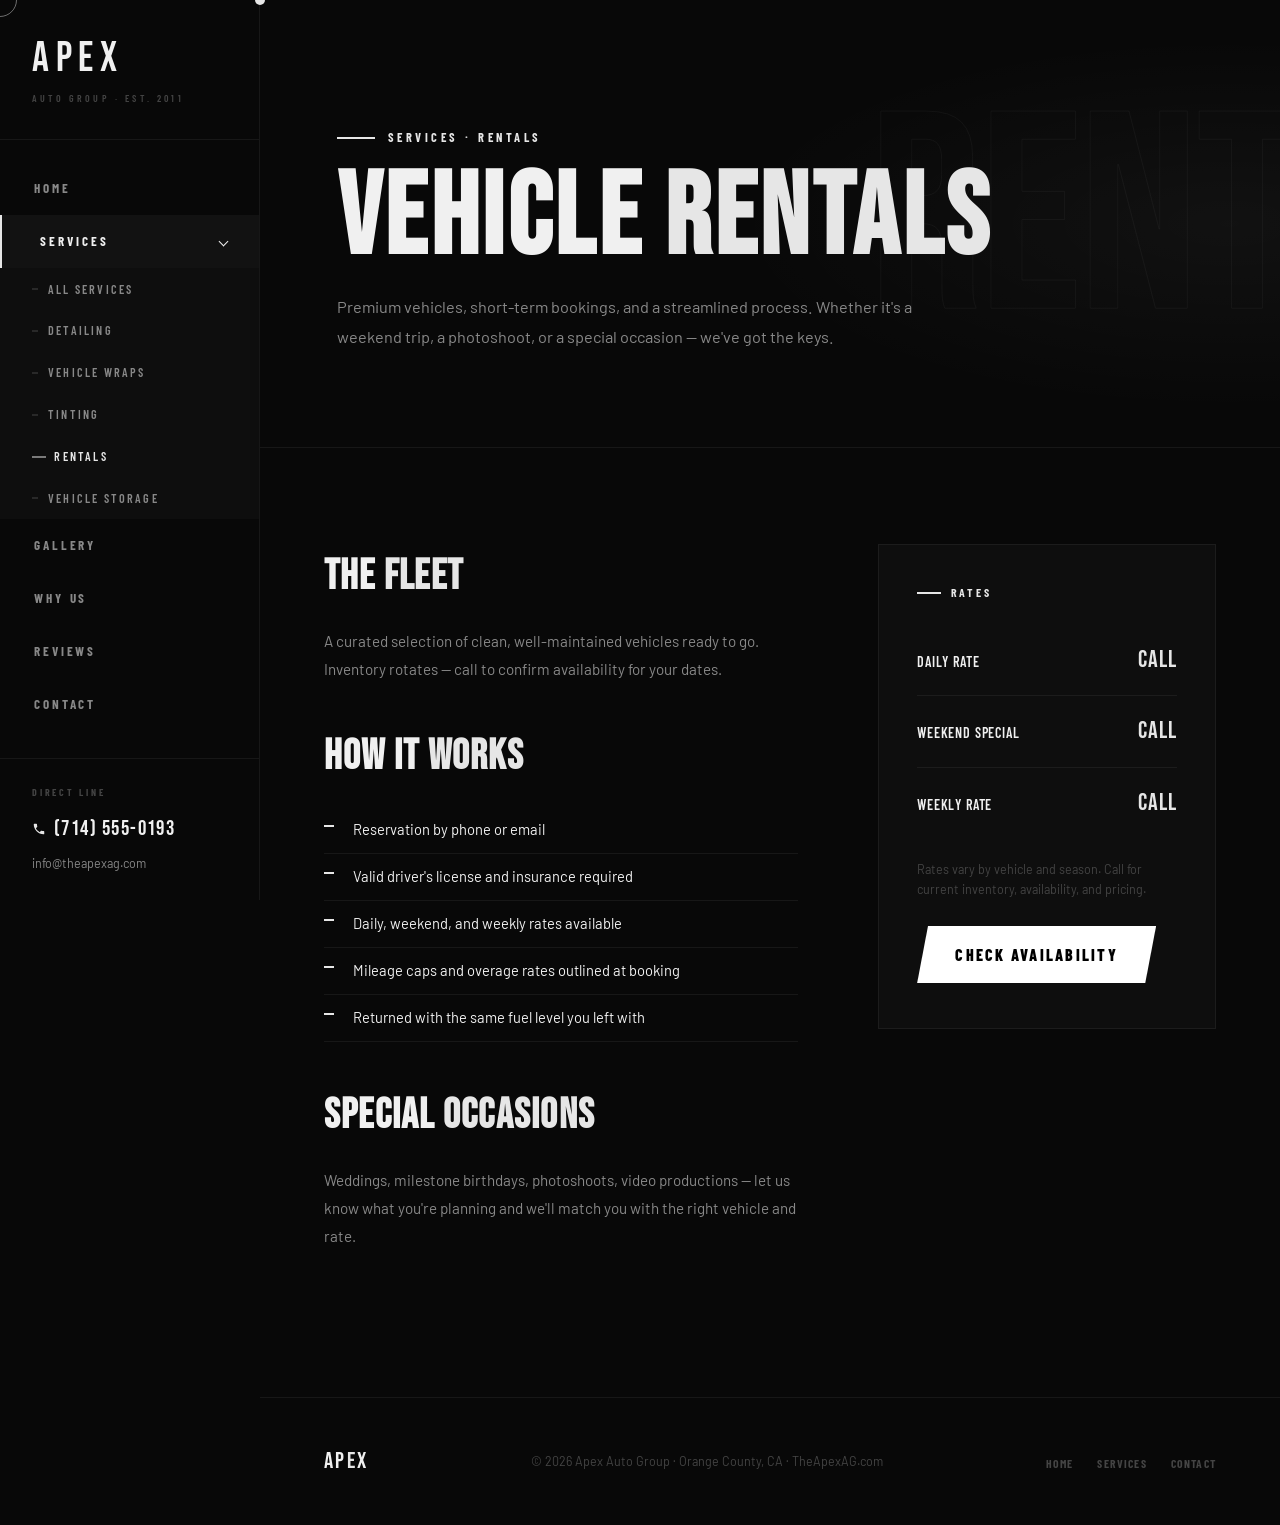
<file: services/rentals.html>
<!DOCTYPE html>
<html lang="en">
<head>
<meta charset="UTF-8"/>
<meta name="viewport" content="width=device-width, initial-scale=1.0"/>
<title>Vehicle Rentals — Apex Auto Group | Orange County, CA</title>
<meta name="description" content="Premium vehicle rentals at Apex Auto Group. Short-term and special occasion bookings."/>
<link rel="preconnect" href="https://fonts.googleapis.com"/>
<link rel="preconnect" href="https://fonts.gstatic.com" crossorigin/>
<link href="https://fonts.googleapis.com/css2?family=Bebas+Neue&family=Barlow:wght@300;400;500;600;700&family=Barlow+Condensed:wght@400;600;700;800&display=swap" rel="stylesheet"/>
<link rel="stylesheet" href="../assets/styles.css"/>
</head>
<body>

<div id="cur"></div>
<div id="cur-ring"></div>

<button class="side-burger" aria-label="Menu">
  <span></span><span></span><span></span>
</button>

<aside class="side-nav">
  <div class="side-head">
    <a href="../index.html" class="side-logo">APEX</a>
    <p class="side-tag">Auto Group · Est. 2011</p>
  </div>
  <ul class="side-links">
    <li class="side-item"><a href="../index.html" class="side-link">Home</a></li>
    <li class="side-item has-sub open">
      <a href="../services.html" class="side-link active">Services <span class="chev"></span></a>
      <ul class="side-sub">
        <li><a href="../services.html">All Services</a></li>
        <li><a href="detailing.html">Detailing</a></li>
        <li><a href="wraps.html">Vehicle Wraps</a></li>
        <li><a href="tinting.html">Tinting</a></li>
        <li><a href="rentals.html" class="active">Rentals</a></li>
        <li><a href="storage.html">Vehicle Storage</a></li>
      </ul>
    </li>
    <li class="side-item"><a href="../gallery.html" class="side-link">Gallery</a></li>
    <li class="side-item"><a href="../index.html#why" class="side-link">Why Us</a></li>
    <li class="side-item"><a href="../index.html#reviews" class="side-link">Reviews</a></li>
    <li class="side-item"><a href="../contact.html" class="side-link">Contact</a></li>
  </ul>
  <div class="side-foot">
    <p class="side-foot-lbl">Direct Line</p>
    <a href="tel:7145550193" class="side-phone">
      <svg viewBox="0 0 24 24"><path d="M6.62 10.79c1.44 2.83 3.76 5.14 6.59 6.59l2.2-2.2c.27-.27.67-.36 1.02-.24 1.12.37 2.33.57 3.57.57.55 0 1 .45 1 1V20c0 .55-.45 1-1 1-9.39 0-17-7.61-17-17 0-.55.45-1 1-1h3.5c.55 0 1 .45 1 1 0 1.25.2 2.45.57 3.57.11.35.03.74-.25 1.02l-2.2 2.2z"/></svg>
      (714) 555-0193
    </a>
    <a href="mailto:info@theapexag.com" class="side-email">info@theapexag.com</a>
  </div>
</aside>

<section class="page-hero">
  <div class="page-bg-word">RENT</div>
  <div class="page-hero-inner rev">
    <p class="page-eyebrow">Services · Rentals</p>
    <h1 class="page-h1">VEHICLE <em>RENTALS</em></h1>
    <p class="page-sub">Premium vehicles, short-term bookings, and a streamlined process. Whether it's a weekend trip, a photoshoot, or a special occasion — we've got the keys.</p>
  </div>
</section>

<section id="service-detail">
  <div class="container">
    <div class="detail-inner">
      <div class="detail-copy rev-l">
        <h3>The <em>Fleet</em></h3>
        <p>A curated selection of clean, well-maintained vehicles ready to go. Inventory rotates — call to confirm availability for your dates.</p>

        <h3>How It <em>Works</em></h3>
        <ul class="detail-list">
          <li>Reservation by phone or email</li>
          <li>Valid driver's license and insurance required</li>
          <li>Daily, weekend, and weekly rates available</li>
          <li>Mileage caps and overage rates outlined at booking</li>
          <li>Returned with the same fuel level you left with</li>
        </ul>

        <h3>Special <em>Occasions</em></h3>
        <p>Weddings, milestone birthdays, photoshoots, video productions — let us know what you're planning and we'll match you with the right vehicle and rate.</p>
      </div>

      <aside class="price-card rev-r">
        <h4>Rates</h4>
        <div class="price-row"><span class="pl">Daily Rate</span><span class="pv">Call</span></div>
        <div class="price-row"><span class="pl">Weekend Special</span><span class="pv">Call</span></div>
        <div class="price-row"><span class="pl">Weekly Rate</span><span class="pv">Call</span></div>
        <p class="price-note">Rates vary by vehicle and season. Call for current inventory, availability, and pricing.</p>
        <a href="../contact.html" class="btn-primary">Check Availability</a>
      </aside>
    </div>
  </div>
</section>

<footer>
  <div class="foot-logo">AP<em>E</em>X</div>
  <p class="foot-copy">&copy; 2026 Apex Auto Group &middot; Orange County, CA &middot; TheApexAG.com</p>
  <ul class="foot-links">
    <li><a href="../index.html">Home</a></li>
    <li><a href="../services.html">Services</a></li>
    <li><a href="../contact.html">Contact</a></li>
  </ul>
</footer>

<script src="../assets/site.js"></script>
</body>
</html>
</file>
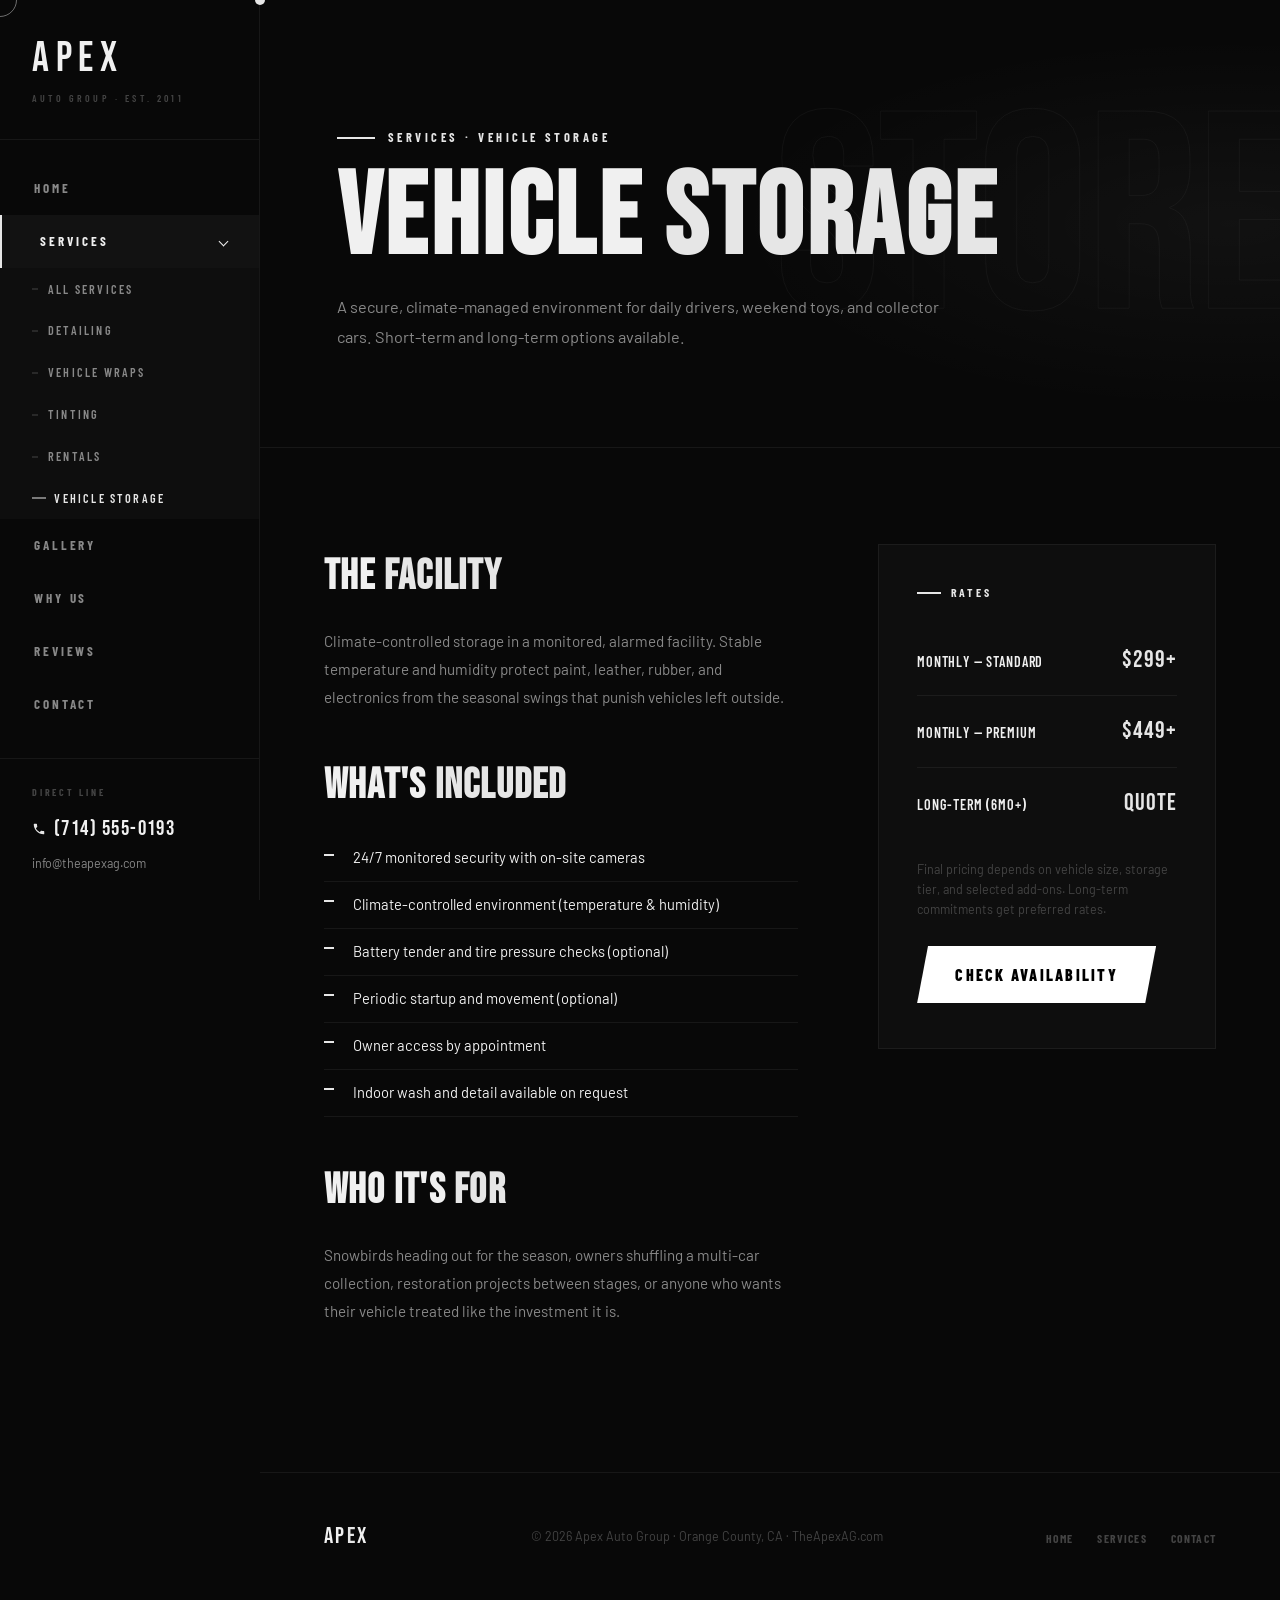
<file: services/storage.html>
<!DOCTYPE html>
<html lang="en">
<head>
<meta charset="UTF-8"/>
<meta name="viewport" content="width=device-width, initial-scale=1.0"/>
<title>Vehicle Storage — Apex Auto Group | Orange County, CA</title>
<meta name="description" content="Secure, climate-controlled vehicle storage at Apex Auto Group in Orange County."/>
<link rel="preconnect" href="https://fonts.googleapis.com"/>
<link rel="preconnect" href="https://fonts.gstatic.com" crossorigin/>
<link href="https://fonts.googleapis.com/css2?family=Bebas+Neue&family=Barlow:wght@300;400;500;600;700&family=Barlow+Condensed:wght@400;600;700;800&display=swap" rel="stylesheet"/>
<link rel="stylesheet" href="../assets/styles.css"/>
</head>
<body>

<div id="cur"></div>
<div id="cur-ring"></div>

<button class="side-burger" aria-label="Menu">
  <span></span><span></span><span></span>
</button>

<aside class="side-nav">
  <div class="side-head">
    <a href="../index.html" class="side-logo">APEX</a>
    <p class="side-tag">Auto Group · Est. 2011</p>
  </div>
  <ul class="side-links">
    <li class="side-item"><a href="../index.html" class="side-link">Home</a></li>
    <li class="side-item has-sub open">
      <a href="../services.html" class="side-link active">Services <span class="chev"></span></a>
      <ul class="side-sub">
        <li><a href="../services.html">All Services</a></li>
        <li><a href="detailing.html">Detailing</a></li>
        <li><a href="wraps.html">Vehicle Wraps</a></li>
        <li><a href="tinting.html">Tinting</a></li>
        <li><a href="rentals.html">Rentals</a></li>
        <li><a href="storage.html" class="active">Vehicle Storage</a></li>
      </ul>
    </li>
    <li class="side-item"><a href="../gallery.html" class="side-link">Gallery</a></li>
    <li class="side-item"><a href="../index.html#why" class="side-link">Why Us</a></li>
    <li class="side-item"><a href="../index.html#reviews" class="side-link">Reviews</a></li>
    <li class="side-item"><a href="../contact.html" class="side-link">Contact</a></li>
  </ul>
  <div class="side-foot">
    <p class="side-foot-lbl">Direct Line</p>
    <a href="tel:7145550193" class="side-phone">
      <svg viewBox="0 0 24 24"><path d="M6.62 10.79c1.44 2.83 3.76 5.14 6.59 6.59l2.2-2.2c.27-.27.67-.36 1.02-.24 1.12.37 2.33.57 3.57.57.55 0 1 .45 1 1V20c0 .55-.45 1-1 1-9.39 0-17-7.61-17-17 0-.55.45-1 1-1h3.5c.55 0 1 .45 1 1 0 1.25.2 2.45.57 3.57.11.35.03.74-.25 1.02l-2.2 2.2z"/></svg>
      (714) 555-0193
    </a>
    <a href="mailto:info@theapexag.com" class="side-email">info@theapexag.com</a>
  </div>
</aside>

<section class="page-hero">
  <div class="page-bg-word">STORE</div>
  <div class="page-hero-inner rev">
    <p class="page-eyebrow">Services · Vehicle Storage</p>
    <h1 class="page-h1">VEHICLE <em>STORAGE</em></h1>
    <p class="page-sub">A secure, climate-managed environment for daily drivers, weekend toys, and collector cars. Short-term and long-term options available.</p>
  </div>
</section>

<section id="service-detail">
  <div class="container">
    <div class="detail-inner">
      <div class="detail-copy rev-l">
        <h3>The <em>Facility</em></h3>
        <p>Climate-controlled storage in a monitored, alarmed facility. Stable temperature and humidity protect paint, leather, rubber, and electronics from the seasonal swings that punish vehicles left outside.</p>

        <h3>What's <em>Included</em></h3>
        <ul class="detail-list">
          <li>24/7 monitored security with on-site cameras</li>
          <li>Climate-controlled environment (temperature & humidity)</li>
          <li>Battery tender and tire pressure checks (optional)</li>
          <li>Periodic startup and movement (optional)</li>
          <li>Owner access by appointment</li>
          <li>Indoor wash and detail available on request</li>
        </ul>

        <h3>Who It's <em>For</em></h3>
        <p>Snowbirds heading out for the season, owners shuffling a multi-car collection, restoration projects between stages, or anyone who wants their vehicle treated like the investment it is.</p>
      </div>

      <aside class="price-card rev-r">
        <h4>Rates</h4>
        <div class="price-row"><span class="pl">Monthly — Standard</span><span class="pv">$299+</span></div>
        <div class="price-row"><span class="pl">Monthly — Premium</span><span class="pv">$449+</span></div>
        <div class="price-row"><span class="pl">Long-Term (6mo+)</span><span class="pv">Quote</span></div>
        <p class="price-note">Final pricing depends on vehicle size, storage tier, and selected add-ons. Long-term commitments get preferred rates.</p>
        <a href="../contact.html" class="btn-primary">Check Availability</a>
      </aside>
    </div>
  </div>
</section>

<footer>
  <div class="foot-logo">AP<em>E</em>X</div>
  <p class="foot-copy">&copy; 2026 Apex Auto Group &middot; Orange County, CA &middot; TheApexAG.com</p>
  <ul class="foot-links">
    <li><a href="../index.html">Home</a></li>
    <li><a href="../services.html">Services</a></li>
    <li><a href="../contact.html">Contact</a></li>
  </ul>
</footer>

<script src="../assets/site.js"></script>
</body>
</html>
</file>
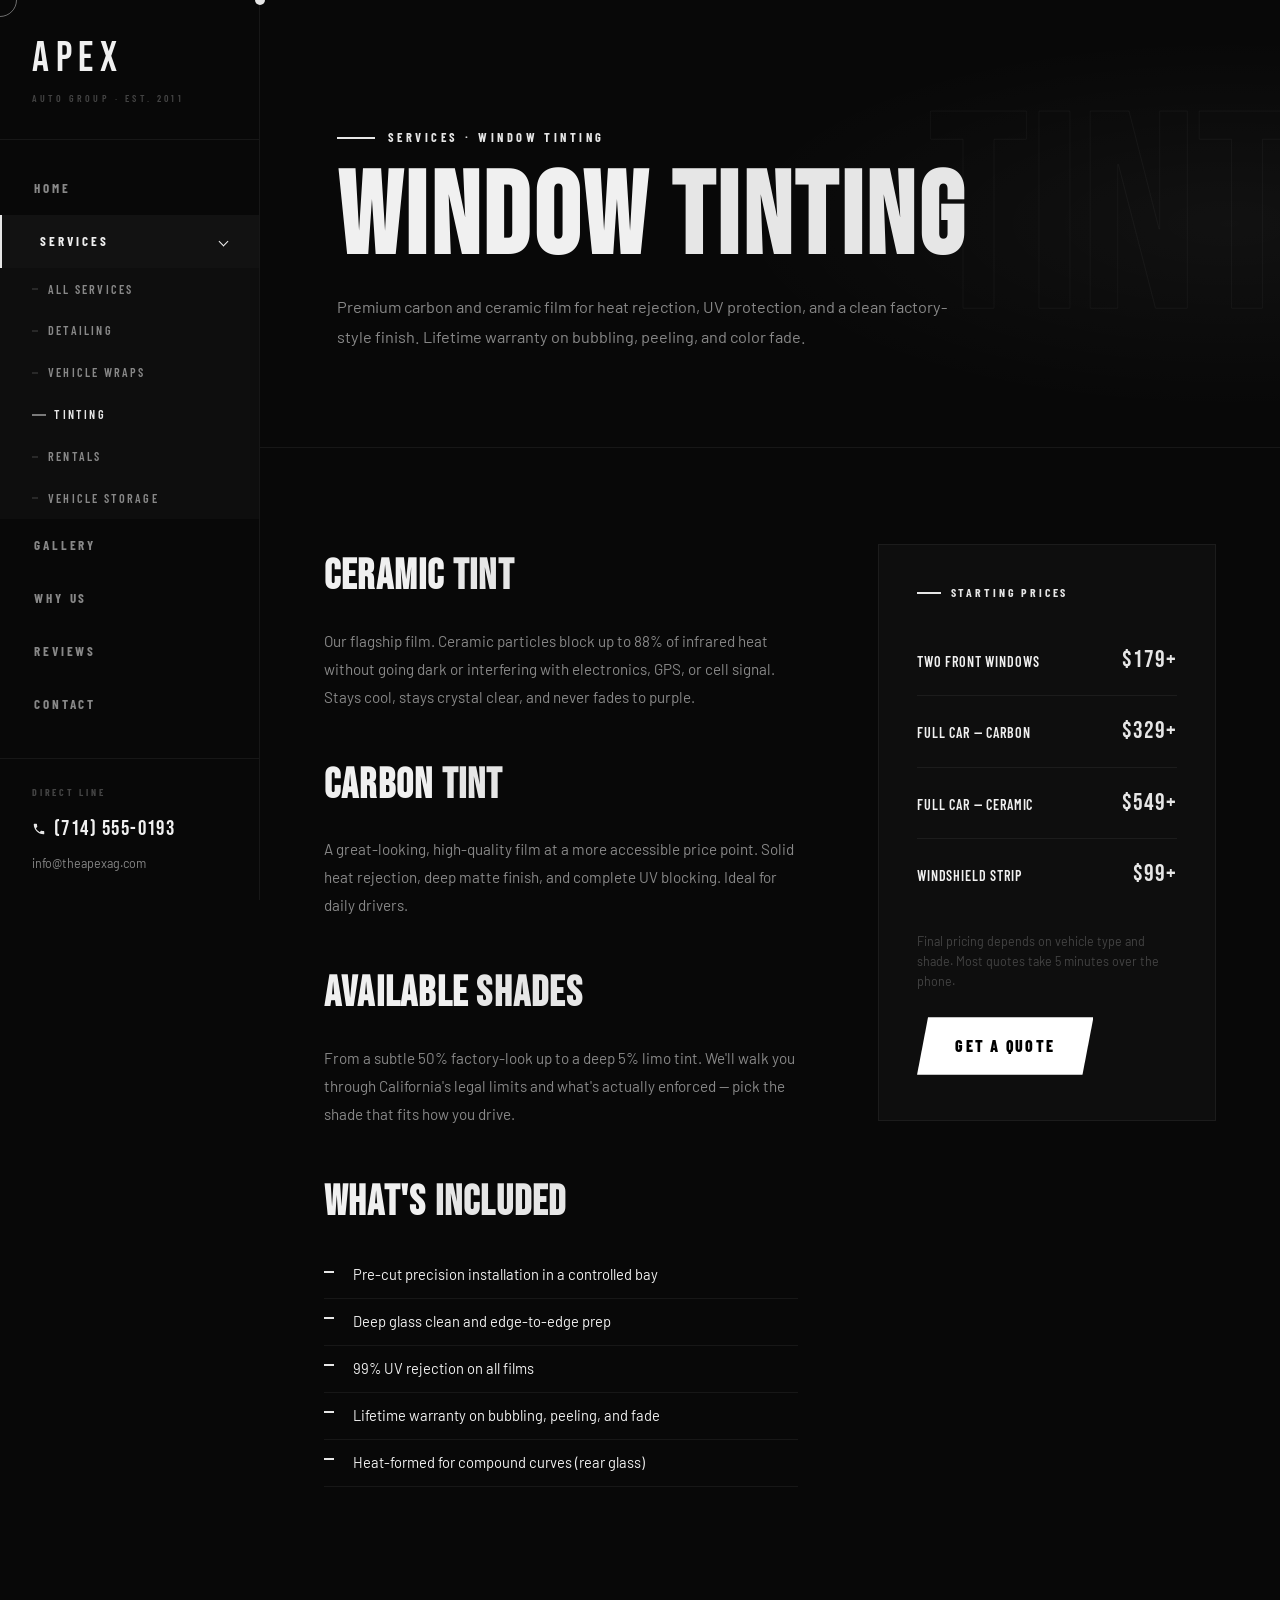
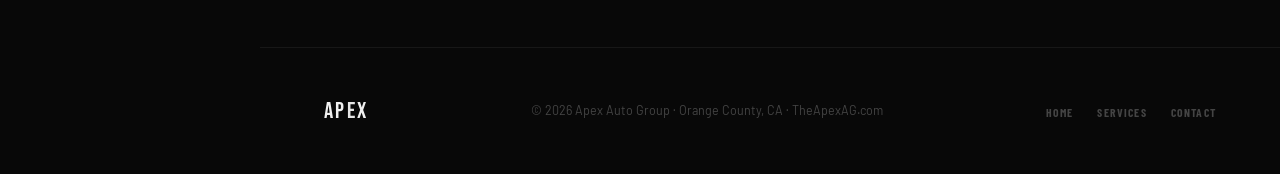
<file: services/tinting.html>
<!DOCTYPE html>
<html lang="en">
<head>
<meta charset="UTF-8"/>
<meta name="viewport" content="width=device-width, initial-scale=1.0"/>
<title>Window Tinting — Apex Auto Group | Orange County, CA</title>
<meta name="description" content="Carbon and ceramic window tinting at Apex Auto Group. Heat rejection, UV blocking, and privacy."/>
<link rel="preconnect" href="https://fonts.googleapis.com"/>
<link rel="preconnect" href="https://fonts.gstatic.com" crossorigin/>
<link href="https://fonts.googleapis.com/css2?family=Bebas+Neue&family=Barlow:wght@300;400;500;600;700&family=Barlow+Condensed:wght@400;600;700;800&display=swap" rel="stylesheet"/>
<link rel="stylesheet" href="../assets/styles.css"/>
</head>
<body>

<div id="cur"></div>
<div id="cur-ring"></div>

<button class="side-burger" aria-label="Menu">
  <span></span><span></span><span></span>
</button>

<aside class="side-nav">
  <div class="side-head">
    <a href="../index.html" class="side-logo">APEX</a>
    <p class="side-tag">Auto Group · Est. 2011</p>
  </div>
  <ul class="side-links">
    <li class="side-item"><a href="../index.html" class="side-link">Home</a></li>
    <li class="side-item has-sub open">
      <a href="../services.html" class="side-link active">Services <span class="chev"></span></a>
      <ul class="side-sub">
        <li><a href="../services.html">All Services</a></li>
        <li><a href="detailing.html">Detailing</a></li>
        <li><a href="wraps.html">Vehicle Wraps</a></li>
        <li><a href="tinting.html" class="active">Tinting</a></li>
        <li><a href="rentals.html">Rentals</a></li>
        <li><a href="storage.html">Vehicle Storage</a></li>
      </ul>
    </li>
    <li class="side-item"><a href="../gallery.html" class="side-link">Gallery</a></li>
    <li class="side-item"><a href="../index.html#why" class="side-link">Why Us</a></li>
    <li class="side-item"><a href="../index.html#reviews" class="side-link">Reviews</a></li>
    <li class="side-item"><a href="../contact.html" class="side-link">Contact</a></li>
  </ul>
  <div class="side-foot">
    <p class="side-foot-lbl">Direct Line</p>
    <a href="tel:7145550193" class="side-phone">
      <svg viewBox="0 0 24 24"><path d="M6.62 10.79c1.44 2.83 3.76 5.14 6.59 6.59l2.2-2.2c.27-.27.67-.36 1.02-.24 1.12.37 2.33.57 3.57.57.55 0 1 .45 1 1V20c0 .55-.45 1-1 1-9.39 0-17-7.61-17-17 0-.55.45-1 1-1h3.5c.55 0 1 .45 1 1 0 1.25.2 2.45.57 3.57.11.35.03.74-.25 1.02l-2.2 2.2z"/></svg>
      (714) 555-0193
    </a>
    <a href="mailto:info@theapexag.com" class="side-email">info@theapexag.com</a>
  </div>
</aside>

<section class="page-hero">
  <div class="page-bg-word">TINT</div>
  <div class="page-hero-inner rev">
    <p class="page-eyebrow">Services · Window Tinting</p>
    <h1 class="page-h1">WINDOW <em>TINTING</em></h1>
    <p class="page-sub">Premium carbon and ceramic film for heat rejection, UV protection, and a clean factory-style finish. Lifetime warranty on bubbling, peeling, and color fade.</p>
  </div>
</section>

<section id="service-detail">
  <div class="container">
    <div class="detail-inner">
      <div class="detail-copy rev-l">
        <h3>Ceramic <em>Tint</em></h3>
        <p>Our flagship film. Ceramic particles block up to 88% of infrared heat without going dark or interfering with electronics, GPS, or cell signal. Stays cool, stays crystal clear, and never fades to purple.</p>

        <h3>Carbon <em>Tint</em></h3>
        <p>A great-looking, high-quality film at a more accessible price point. Solid heat rejection, deep matte finish, and complete UV blocking. Ideal for daily drivers.</p>

        <h3>Available <em>Shades</em></h3>
        <p>From a subtle 50% factory-look up to a deep 5% limo tint. We'll walk you through California's legal limits and what's actually enforced — pick the shade that fits how you drive.</p>

        <h3>What's <em>Included</em></h3>
        <ul class="detail-list">
          <li>Pre-cut precision installation in a controlled bay</li>
          <li>Deep glass clean and edge-to-edge prep</li>
          <li>99% UV rejection on all films</li>
          <li>Lifetime warranty on bubbling, peeling, and fade</li>
          <li>Heat-formed for compound curves (rear glass)</li>
        </ul>
      </div>

      <aside class="price-card rev-r">
        <h4>Starting Prices</h4>
        <div class="price-row"><span class="pl">Two Front Windows</span><span class="pv">$179+</span></div>
        <div class="price-row"><span class="pl">Full Car — Carbon</span><span class="pv">$329+</span></div>
        <div class="price-row"><span class="pl">Full Car — Ceramic</span><span class="pv">$549+</span></div>
        <div class="price-row"><span class="pl">Windshield Strip</span><span class="pv">$99+</span></div>
        <p class="price-note">Final pricing depends on vehicle type and shade. Most quotes take 5 minutes over the phone.</p>
        <a href="../contact.html" class="btn-primary">Get a Quote</a>
      </aside>
    </div>
  </div>
</section>

<footer>
  <div class="foot-logo">AP<em>E</em>X</div>
  <p class="foot-copy">&copy; 2026 Apex Auto Group &middot; Orange County, CA &middot; TheApexAG.com</p>
  <ul class="foot-links">
    <li><a href="../index.html">Home</a></li>
    <li><a href="../services.html">Services</a></li>
    <li><a href="../contact.html">Contact</a></li>
  </ul>
</footer>

<script src="../assets/site.js"></script>
</body>
</html>
</file>
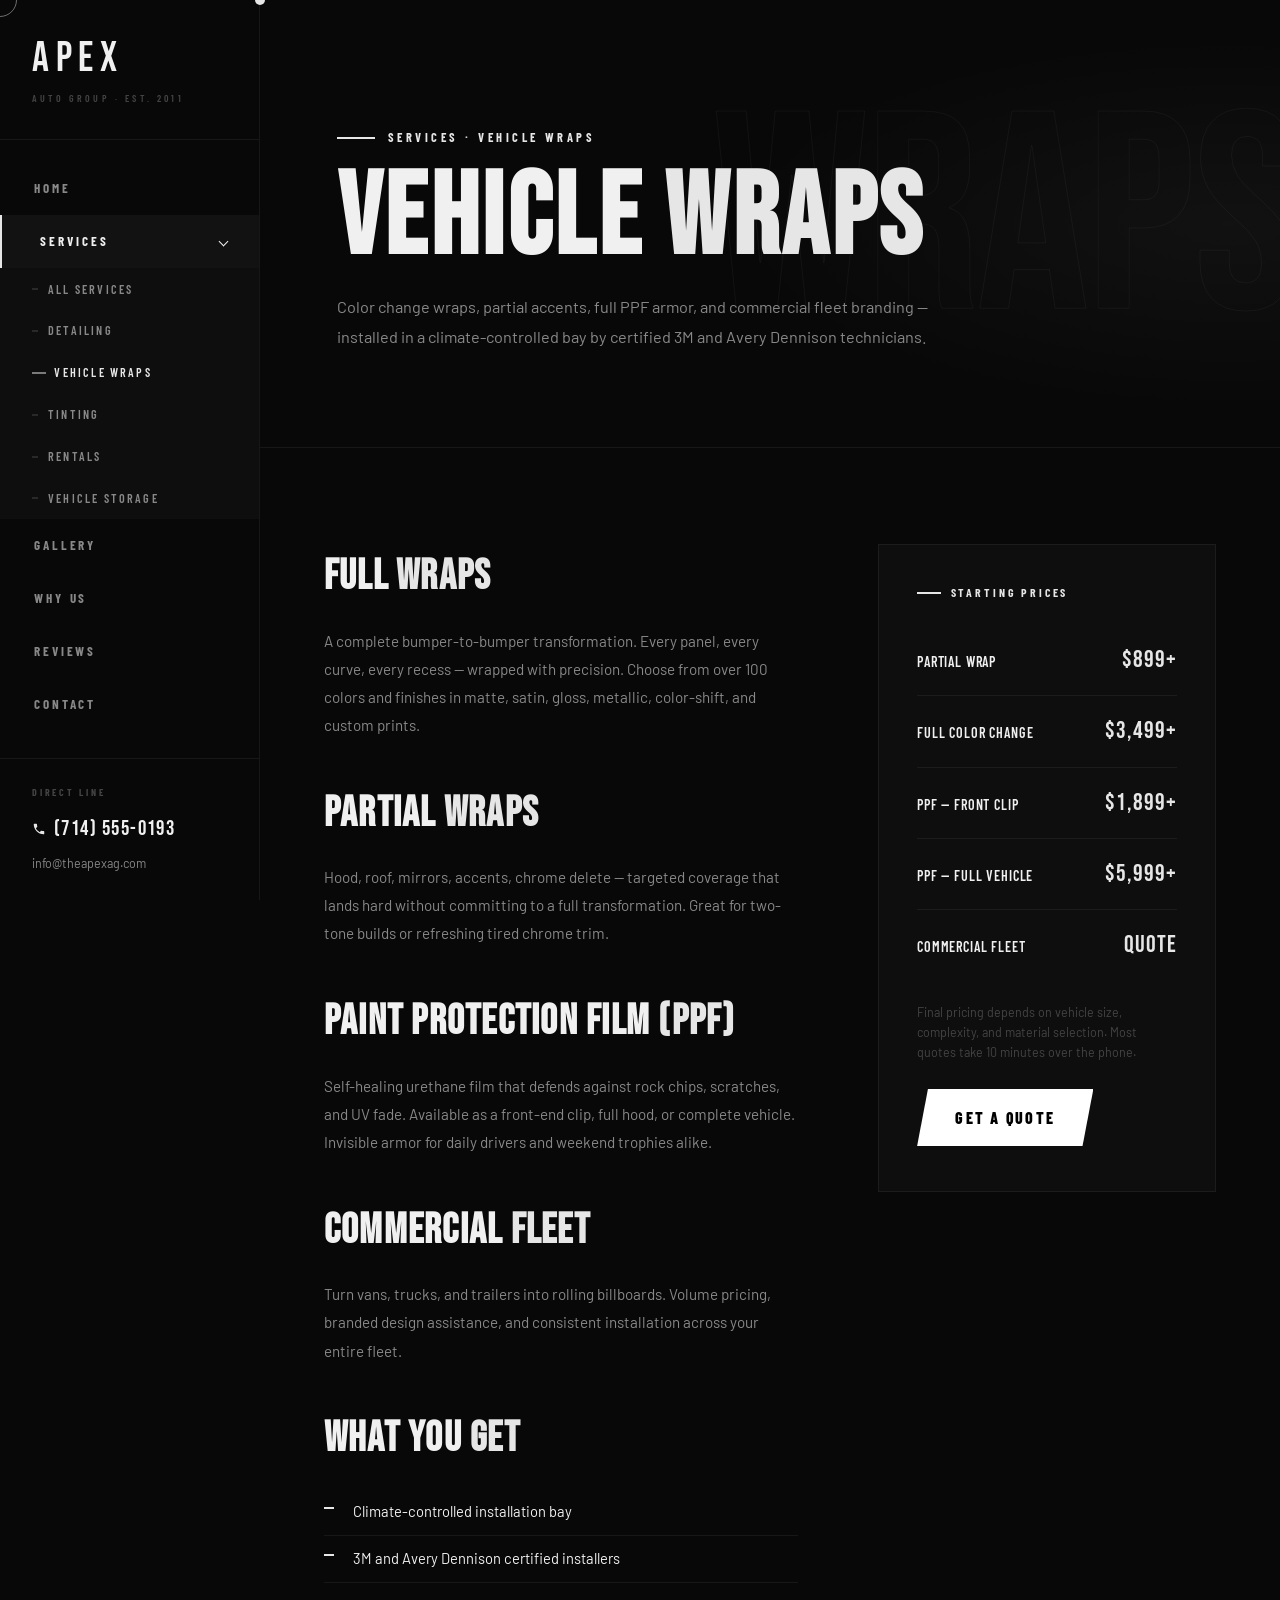
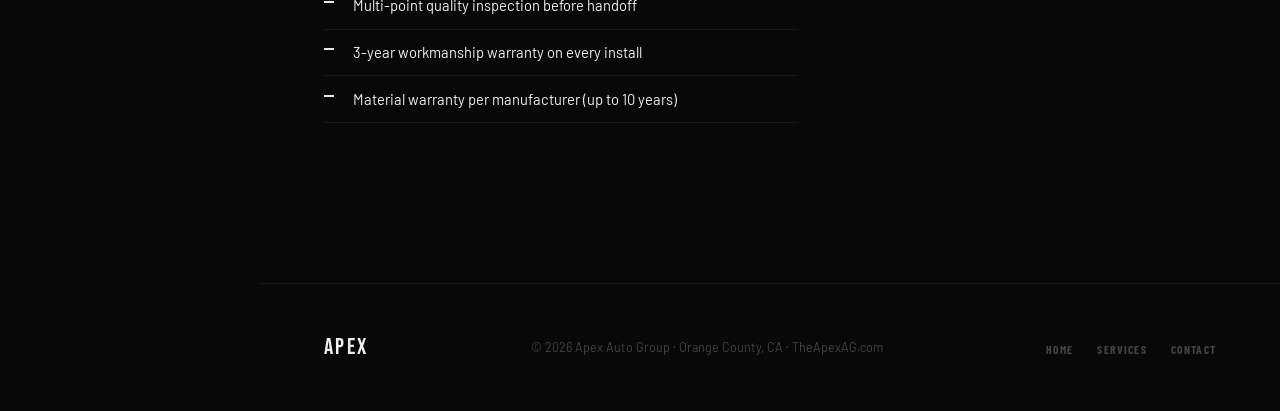
<file: services/wraps.html>
<!DOCTYPE html>
<html lang="en">
<head>
<meta charset="UTF-8"/>
<meta name="viewport" content="width=device-width, initial-scale=1.0"/>
<title>Vehicle Wraps — Apex Auto Group | Orange County, CA</title>
<meta name="description" content="Full vehicle wraps, color change, partial wraps, PPF, and commercial fleet branding at Apex Auto Group."/>
<link rel="preconnect" href="https://fonts.googleapis.com"/>
<link rel="preconnect" href="https://fonts.gstatic.com" crossorigin/>
<link href="https://fonts.googleapis.com/css2?family=Bebas+Neue&family=Barlow:wght@300;400;500;600;700&family=Barlow+Condensed:wght@400;600;700;800&display=swap" rel="stylesheet"/>
<link rel="stylesheet" href="../assets/styles.css"/>
</head>
<body>

<div id="cur"></div>
<div id="cur-ring"></div>

<button class="side-burger" aria-label="Menu">
  <span></span><span></span><span></span>
</button>

<aside class="side-nav">
  <div class="side-head">
    <a href="../index.html" class="side-logo">APEX</a>
    <p class="side-tag">Auto Group · Est. 2011</p>
  </div>
  <ul class="side-links">
    <li class="side-item"><a href="../index.html" class="side-link">Home</a></li>
    <li class="side-item has-sub open">
      <a href="../services.html" class="side-link active">Services <span class="chev"></span></a>
      <ul class="side-sub">
        <li><a href="../services.html">All Services</a></li>
        <li><a href="detailing.html">Detailing</a></li>
        <li><a href="wraps.html" class="active">Vehicle Wraps</a></li>
        <li><a href="tinting.html">Tinting</a></li>
        <li><a href="rentals.html">Rentals</a></li>
        <li><a href="storage.html">Vehicle Storage</a></li>
      </ul>
    </li>
    <li class="side-item"><a href="../gallery.html" class="side-link">Gallery</a></li>
    <li class="side-item"><a href="../index.html#why" class="side-link">Why Us</a></li>
    <li class="side-item"><a href="../index.html#reviews" class="side-link">Reviews</a></li>
    <li class="side-item"><a href="../contact.html" class="side-link">Contact</a></li>
  </ul>
  <div class="side-foot">
    <p class="side-foot-lbl">Direct Line</p>
    <a href="tel:7145550193" class="side-phone">
      <svg viewBox="0 0 24 24"><path d="M6.62 10.79c1.44 2.83 3.76 5.14 6.59 6.59l2.2-2.2c.27-.27.67-.36 1.02-.24 1.12.37 2.33.57 3.57.57.55 0 1 .45 1 1V20c0 .55-.45 1-1 1-9.39 0-17-7.61-17-17 0-.55.45-1 1-1h3.5c.55 0 1 .45 1 1 0 1.25.2 2.45.57 3.57.11.35.03.74-.25 1.02l-2.2 2.2z"/></svg>
      (714) 555-0193
    </a>
    <a href="mailto:info@theapexag.com" class="side-email">info@theapexag.com</a>
  </div>
</aside>

<section class="page-hero">
  <div class="page-bg-word">WRAPS</div>
  <div class="page-hero-inner rev">
    <p class="page-eyebrow">Services · Vehicle Wraps</p>
    <h1 class="page-h1">VEHICLE <em>WRAPS</em></h1>
    <p class="page-sub">Color change wraps, partial accents, full PPF armor, and commercial fleet branding — installed in a climate-controlled bay by certified 3M and Avery Dennison technicians.</p>
  </div>
</section>

<section id="service-detail">
  <div class="container">
    <div class="detail-inner">
      <div class="detail-copy rev-l">
        <h3>Full <em>Wraps</em></h3>
        <p>A complete bumper-to-bumper transformation. Every panel, every curve, every recess — wrapped with precision. Choose from over 100 colors and finishes in matte, satin, gloss, metallic, color-shift, and custom prints.</p>

        <h3>Partial <em>Wraps</em></h3>
        <p>Hood, roof, mirrors, accents, chrome delete — targeted coverage that lands hard without committing to a full transformation. Great for two-tone builds or refreshing tired chrome trim.</p>

        <h3>Paint Protection Film <em>(PPF)</em></h3>
        <p>Self-healing urethane film that defends against rock chips, scratches, and UV fade. Available as a front-end clip, full hood, or complete vehicle. Invisible armor for daily drivers and weekend trophies alike.</p>

        <h3>Commercial <em>Fleet</em></h3>
        <p>Turn vans, trucks, and trailers into rolling billboards. Volume pricing, branded design assistance, and consistent installation across your entire fleet.</p>

        <h3>What You <em>Get</em></h3>
        <ul class="detail-list">
          <li>Climate-controlled installation bay</li>
          <li>3M and Avery Dennison certified installers</li>
          <li>Multi-point quality inspection before handoff</li>
          <li>3-year workmanship warranty on every install</li>
          <li>Material warranty per manufacturer (up to 10 years)</li>
        </ul>
      </div>

      <aside class="price-card rev-r">
        <h4>Starting Prices</h4>
        <div class="price-row"><span class="pl">Partial Wrap</span><span class="pv">$899+</span></div>
        <div class="price-row"><span class="pl">Full Color Change</span><span class="pv">$3,499+</span></div>
        <div class="price-row"><span class="pl">PPF — Front Clip</span><span class="pv">$1,899+</span></div>
        <div class="price-row"><span class="pl">PPF — Full Vehicle</span><span class="pv">$5,999+</span></div>
        <div class="price-row"><span class="pl">Commercial Fleet</span><span class="pv">Quote</span></div>
        <p class="price-note">Final pricing depends on vehicle size, complexity, and material selection. Most quotes take 10 minutes over the phone.</p>
        <a href="../contact.html" class="btn-primary">Get a Quote</a>
      </aside>
    </div>
  </div>
</section>

<footer>
  <div class="foot-logo">AP<em>E</em>X</div>
  <p class="foot-copy">&copy; 2026 Apex Auto Group &middot; Orange County, CA &middot; TheApexAG.com</p>
  <ul class="foot-links">
    <li><a href="../index.html">Home</a></li>
    <li><a href="../services.html">Services</a></li>
    <li><a href="../contact.html">Contact</a></li>
  </ul>
</footer>

<script src="../assets/site.js"></script>
</body>
</html>
</file>
<file: assets/styles.css>
/* ─── RESET & VARIABLES ─── */
:root {
  /* Black / Silver / White palette
     --orange* tokens are kept as aliases (now silver) so existing rules
     don't need rewriting. Block-color panels override to --paper (white). */
  --orange: #e6e6e6;                          /* silver bright - text/accent */
  --orange-hot: #ffffff;                      /* pure white - hot highlight */
  --orange-glow: rgba(232,232,232,0.20);      /* silver glow */
  --orange-dim: rgba(255,255,255,0.05);       /* subtle silver tint */
  --orange-border: rgba(232,232,232,0.20);    /* silver border */
  --chrome: #c8c8c8;                          /* mid silver */
  --paper: #ffffff;                           /* pure white block bg */
  --paper2: #f4f4f4;                          /* off-white */
  --bg: #080808;
  --bg2: #0e0e0e;
  --bg3: #141414;
  --card: rgba(255,255,255,0.025);
  --text: #f0f0f0;
  --muted: #888;
  --dim: #444;
  --border: rgba(255,255,255,0.06);
  --side-w: 260px;
  --ease: cubic-bezier(0.4,0,0.2,1);
}
*,*::before,*::after{box-sizing:border-box;margin:0;padding:0}
html{scroll-behavior:smooth;font-size:16px}
body{font-family:'Barlow',sans-serif;background:var(--bg);color:var(--text);overflow-x:hidden;line-height:1.6;margin-left:var(--side-w)}
img{display:block;max-width:100%}
a{color:inherit;text-decoration:none}

/* ─── CURSOR ─── */
#cur,#cur-ring{position:fixed;border-radius:50%;pointer-events:none;z-index:9999;transform:translate(-50%,-50%)}
#cur{width:10px;height:10px;background:var(--orange);transition:width .15s,height .15s}
#cur-ring{width:34px;height:34px;border:1.5px solid rgba(232,232,232,.45);transition:width .25s,height .25s,border-color .25s}
#cur.big{width:18px;height:18px}
#cur-ring.big{width:52px;height:52px;border-color:var(--orange)}
@media(pointer:coarse){#cur,#cur-ring{display:none}}

/* ─── SIDEBAR NAV ─── */
.side-nav{position:fixed;top:0;left:0;bottom:0;width:var(--side-w);background:var(--bg);border-right:1px solid var(--border);z-index:100;display:flex;flex-direction:column;overflow-y:auto}
.side-nav::-webkit-scrollbar{width:4px}
.side-nav::-webkit-scrollbar-track{background:transparent}
.side-nav::-webkit-scrollbar-thumb{background:var(--border);border-radius:2px}
.side-head{padding:2.4rem 2rem 2rem;border-bottom:1px solid var(--border)}
.side-logo{font-family:'Bebas Neue',sans-serif;font-size:2.6rem;letter-spacing:.16em;display:inline-block;line-height:1;color:var(--text);transition:color .25s}
.side-logo:hover{color:var(--orange)}
.side-logo em{color:var(--orange);font-style:normal}
.side-tag{font-family:'Barlow Condensed',sans-serif;font-size:.62rem;font-weight:600;letter-spacing:.32em;text-transform:uppercase;color:var(--dim);margin-top:.7rem}

.side-links{list-style:none;padding:1.4rem 0;flex:1}
.side-item{position:relative}
.side-link{display:flex;align-items:center;justify-content:space-between;padding:1rem 2rem;font-family:'Barlow Condensed',sans-serif;font-size:.82rem;font-weight:700;letter-spacing:.22em;text-transform:uppercase;color:var(--muted);border-left:2px solid transparent;transition:color .25s,border-color .25s,background .25s,padding-left .25s;cursor:pointer}
.side-link:hover,.side-link.active{color:var(--text);border-left-color:var(--orange);padding-left:2.4rem;background:rgba(255,255,255,.04)}
.side-link .chev{display:inline-block;width:7px;height:7px;border-right:1.5px solid currentColor;border-bottom:1.5px solid currentColor;transform:rotate(-45deg);transition:transform .3s,color .3s;opacity:.5}
.side-item:hover .side-link .chev,.side-item.open .side-link .chev{transform:rotate(45deg);opacity:1}

.side-sub{list-style:none;max-height:0;overflow:hidden;transition:max-height .35s var(--ease);background:var(--bg2)}
.side-item:hover .side-sub,.side-item.open .side-sub{max-height:400px}
.side-sub a{display:block;padding:.7rem 2rem .7rem 3rem;font-family:'Barlow Condensed',sans-serif;font-size:.76rem;font-weight:600;letter-spacing:.18em;text-transform:uppercase;color:var(--muted);transition:color .25s,padding-left .25s;position:relative}
.side-sub a::before{content:'';position:absolute;left:2rem;top:50%;width:6px;height:1px;background:var(--dim);transform:translateY(-50%);transition:width .25s,background .25s}
.side-sub a:hover,.side-sub a.active{color:var(--orange);padding-left:3.4rem}
.side-sub a:hover::before,.side-sub a.active::before{width:14px;background:var(--orange)}

.side-foot{padding:1.6rem 2rem;border-top:1px solid var(--border);display:flex;flex-direction:column;gap:.55rem}
.side-foot-lbl{font-family:'Barlow Condensed',sans-serif;font-size:.62rem;font-weight:700;letter-spacing:.28em;text-transform:uppercase;color:var(--dim);margin-bottom:.2rem}
.side-phone{font-family:'Bebas Neue',sans-serif;font-size:1.3rem;letter-spacing:.07em;display:flex;align-items:center;gap:.5rem;color:var(--text);transition:color .25s}
.side-phone:hover{color:var(--orange)}
.side-phone svg{width:14px;height:14px;fill:var(--orange);flex-shrink:0}
.side-email{font-size:.78rem;color:var(--muted);transition:color .25s}
.side-email:hover{color:var(--orange)}

.side-burger{display:none;position:fixed;top:1.2rem;left:1.2rem;z-index:101;width:44px;height:44px;background:rgba(8,8,8,.9);backdrop-filter:blur(10px);border:1px solid var(--border);flex-direction:column;align-items:center;justify-content:center;gap:5px;cursor:pointer;padding:0}
.side-burger span{display:block;width:20px;height:2px;background:var(--text);transition:.3s}

@media (max-width: 880px){
  body{margin-left:0}
  .side-nav{transform:translateX(-100%);transition:transform .35s var(--ease);width:min(86vw,320px)}
  .side-nav.open{transform:translateX(0)}
  .side-burger{display:flex}
  .side-burger.open span:nth-child(1){transform:translateY(7px) rotate(45deg)}
  .side-burger.open span:nth-child(2){opacity:0}
  .side-burger.open span:nth-child(3){transform:translateY(-7px) rotate(-45deg)}
}

/* ─── HERO (home) ─── */
#hero{position:relative;min-height:100vh;display:flex;align-items:center;overflow:hidden;background:var(--bg)}
.hero-bg{position:absolute;inset:0;overflow:hidden}
.hero-bg::before{content:'';position:absolute;inset:0;background:radial-gradient(ellipse 90% 60% at 72% 50%,rgba(255,255,255,.04) 0%,transparent 68%),radial-gradient(ellipse 40% 40% at 85% 25%,rgba(255,255,255,.04) 0%,transparent 55%)}
.hero-grid{position:absolute;inset:0;background-image:linear-gradient(rgba(255,255,255,.018) 1px,transparent 1px),linear-gradient(90deg,rgba(255,255,255,.018) 1px,transparent 1px);background-size:56px 56px;mask-image:radial-gradient(ellipse 65% 70% at 65% 50%,black,transparent)}
.hero-bg-word{position:absolute;right:-1rem;top:50%;transform:translateY(-50%);font-family:'Bebas Neue',sans-serif;font-size:clamp(16rem,26vw,30rem);line-height:1;color:transparent;-webkit-text-stroke:1px rgba(255,255,255,.04);user-select:none;white-space:nowrap;letter-spacing:-.01em;pointer-events:none}
.hero-photo{position:absolute;top:0;right:0;width:62%;height:100%;background:url('../images/photo1.jpg') center/cover no-repeat;-webkit-mask-image:linear-gradient(to right,transparent 0%,rgba(0,0,0,.35) 18%,black 42%);mask-image:linear-gradient(to right,transparent 0%,rgba(0,0,0,.35) 18%,black 42%);opacity:.42}
.hero-photo::after{content:'';position:absolute;inset:0;background:linear-gradient(to bottom,rgba(8,8,8,.3) 0%,transparent 40%,rgba(8,8,8,.5) 100%)}
@media(max-width:880px){.hero-photo{width:100%;opacity:.16;-webkit-mask-image:none;mask-image:none}}
.sline{position:absolute;height:1px;background:linear-gradient(to right,transparent,rgba(255,255,255,.18),transparent);animation:sline linear infinite;opacity:0}
@keyframes sline{0%{transform:translateX(-200px);opacity:0}8%{opacity:1}92%{opacity:1}100%{transform:translateX(110vw);opacity:0}}

.hero-content{position:relative;z-index:10;padding:5rem clamp(1.5rem,6vw,5rem) 8rem;max-width:920px}
.hero-eyebrow{font-family:'Barlow Condensed',sans-serif;font-size:.76rem;font-weight:700;letter-spacing:.28em;text-transform:uppercase;color:var(--orange);display:flex;align-items:center;gap:.8rem;margin-bottom:1.2rem;animation:fadeUp .8s ease both}
.hero-eyebrow::before{content:'';width:38px;height:2px;background:var(--orange);flex-shrink:0}
.hero-h1{font-family:'Bebas Neue',sans-serif;font-size:clamp(6rem,17vw,16rem);line-height:.9;letter-spacing:.04em;margin-bottom:.6rem;animation:fadeUp .8s .08s ease both}
.hero-h1 em{color:var(--orange);font-style:normal}
.hero-tag{font-family:'Barlow Condensed',sans-serif;font-size:clamp(1.05rem,2.6vw,1.6rem);font-weight:600;letter-spacing:.22em;text-transform:uppercase;color:var(--chrome);margin-bottom:1.8rem;animation:fadeUp .8s .16s ease both}
.hero-rating{display:flex;align-items:center;gap:.8rem;margin-bottom:1.8rem;animation:fadeUp .8s .22s ease both}
.stars{color:var(--orange);letter-spacing:2px;font-size:.95rem}
.hero-rating p{font-family:'Barlow Condensed',sans-serif;font-size:.8rem;font-weight:700;letter-spacing:.1em;text-transform:uppercase;color:var(--muted)}
.hero-rating p strong{color:var(--text)}
.hero-sub{font-size:.97rem;color:var(--muted);max-width:460px;line-height:1.75;margin-bottom:2.8rem;animation:fadeUp .8s .28s ease both}
.hero-cta{display:flex;align-items:center;gap:1.2rem;flex-wrap:wrap;animation:fadeUp .8s .34s ease both}

.btn-primary{font-family:'Barlow Condensed',sans-serif;font-size:1rem;font-weight:800;letter-spacing:.14em;text-transform:uppercase;background:var(--paper);color:#000;padding:1rem 2.4rem;position:relative;overflow:hidden;transition:box-shadow .3s,transform .2s;clip-path:polygon(11px 0%,100% 0%,calc(100% - 11px) 100%,0% 100%);display:inline-block;border:none;cursor:pointer}
.btn-primary::before{content:'';position:absolute;inset:0;background:rgba(255,255,255,.22);transform:translateX(-110%) skewX(-18deg);transition:transform .4s}
.btn-primary:hover::before{transform:translateX(120%) skewX(-18deg)}
.btn-primary:hover{box-shadow:0 10px 36px var(--orange-glow);transform:translateY(-2px)}
.btn-ghost{font-family:'Barlow Condensed',sans-serif;font-size:1rem;font-weight:800;letter-spacing:.14em;text-transform:uppercase;background:transparent;color:var(--text);padding:.92rem 2.3rem;border:1px solid var(--border);transition:border-color .25s,color .25s,background .25s;display:inline-block;clip-path:polygon(11px 0%,100% 0%,calc(100% - 11px) 100%,0% 100%)}
.btn-ghost:hover{border-color:var(--orange);color:var(--orange);background:var(--orange-dim)}
@keyframes fadeUp{from{opacity:0;transform:translateY(28px)}to{opacity:1;transform:translateY(0)}}

/* ─── SCROLL REVEAL ─── */
.rev,.rev-l,.rev-r{opacity:0;transition:opacity .7s var(--ease),transform .7s var(--ease)}
.rev{transform:translateY(36px)}
.rev-l{transform:translateX(-36px)}
.rev-r{transform:translateX(36px)}
.rev.in,.rev-l.in,.rev-r.in{opacity:1;transform:none}
.d1{transition-delay:.1s!important}.d2{transition-delay:.18s!important}.d3{transition-delay:.26s!important}
.d4{transition-delay:.34s!important}.d5{transition-delay:.42s!important}.d6{transition-delay:.5s!important}

/* ─── SHARED SECTION STYLES ─── */
.container{max-width:1180px;margin:0 auto;padding:0 clamp(1.5rem,5vw,4rem)}
.sec-label{font-family:'Barlow Condensed',sans-serif;font-size:.74rem;font-weight:700;letter-spacing:.28em;text-transform:uppercase;color:var(--orange);display:flex;align-items:center;gap:.8rem;margin-bottom:.7rem}
.sec-label::before{content:'';width:28px;height:2px;background:var(--orange);flex-shrink:0}
.sec-h2{font-family:'Bebas Neue',sans-serif;font-size:clamp(2.8rem,6.5vw,5.5rem);letter-spacing:.04em;line-height:1;color:var(--text);margin-bottom:1rem}
.sec-h2 em{color:var(--orange);font-style:normal}
.sec-sub{font-size:.96rem;color:var(--muted);max-width:540px;line-height:1.75;margin-bottom:3.5rem}

/* ─── WHY US ─── */
#why{background:var(--bg);padding:8rem 0}
.why-inner{display:grid;grid-template-columns:1fr 1fr;gap:5rem;align-items:center}
.trust-grid{display:grid;grid-template-columns:1fr 1fr;gap:1px;background:var(--border)}
.trust-card{background:var(--bg);padding:2.4rem 1.8rem;position:relative;overflow:hidden}
.trust-card::before{content:'';position:absolute;top:0;left:0;width:3px;height:0;background:var(--orange);transition:height .4s}
.trust-card:hover::before{height:100%}
.trust-num{font-family:'Bebas Neue',sans-serif;font-size:clamp(2.8rem,4.5vw,4.2rem);letter-spacing:.02em;color:var(--orange);line-height:1;margin-bottom:.3rem}
.trust-lbl{font-family:'Barlow Condensed',sans-serif;font-size:.78rem;font-weight:700;letter-spacing:.15em;text-transform:uppercase;color:var(--muted)}
.why-copy p{font-size:.94rem;color:var(--muted);line-height:1.8;margin-bottom:1.4rem}
.badge-row{display:flex;gap:.7rem;flex-wrap:wrap;margin-top:2rem}
.badge{font-family:'Barlow Condensed',sans-serif;font-size:.72rem;font-weight:700;letter-spacing:.14em;text-transform:uppercase;padding:.38rem .9rem;border:1px solid var(--orange-border);color:var(--orange);background:var(--orange-dim)}
@media(max-width:880px){.why-inner{grid-template-columns:1fr;gap:3rem}}

/* ─── REVIEWS ─── */
#reviews{background:var(--bg2);padding:9rem 0 8rem;position:relative;overflow:hidden}
#reviews::before{content:'';position:absolute;top:0;left:0;right:0;height:90px;background:var(--bg);clip-path:polygon(0 0,100% 0,100% 0%,0 100%)}
.rev-grid{display:grid;grid-template-columns:repeat(auto-fit,minmax(280px,1fr));gap:1.5rem}
.rev-card{background:var(--card);border:1px solid var(--border);padding:2.4rem;position:relative;transition:border-color .3s,transform .3s}
.rev-card::before{content:'\201C';position:absolute;top:1.2rem;right:1.8rem;font-family:'Bebas Neue',sans-serif;font-size:5.5rem;color:rgba(255,255,255,.06);line-height:1;pointer-events:none}
.rev-card:hover{border-color:var(--orange-border);transform:translateY(-4px)}
.rev-stars{color:var(--orange);letter-spacing:3px;font-size:.95rem;margin-bottom:.9rem}
.rev-text{font-size:.93rem;color:var(--text);line-height:1.75;margin-bottom:1.4rem;font-style:italic}
.rev-author{font-family:'Barlow Condensed',sans-serif;font-size:.77rem;font-weight:700;letter-spacing:.15em;text-transform:uppercase;color:var(--muted)}
.rev-author strong{color:var(--orange)}

/* ─── PAGE HERO (subpages) ─── */
.page-hero{position:relative;padding:8rem clamp(1.5rem,6vw,5rem) 6rem;background:var(--bg);overflow:hidden;border-bottom:1px solid var(--border)}
.page-hero::before{content:'';position:absolute;inset:0;background:radial-gradient(ellipse 70% 60% at 95% 50%,rgba(255,255,255,.04) 0%,transparent 70%)}
.page-hero-inner{position:relative;max-width:1180px;margin:0 auto;z-index:2}
.page-eyebrow{font-family:'Barlow Condensed',sans-serif;font-size:.78rem;font-weight:700;letter-spacing:.28em;text-transform:uppercase;color:var(--orange);display:flex;align-items:center;gap:.8rem;margin-bottom:1.2rem}
.page-eyebrow::before{content:'';width:38px;height:2px;background:var(--orange)}
.page-h1{font-family:'Bebas Neue',sans-serif;font-size:clamp(3.6rem,9vw,8rem);line-height:.92;letter-spacing:.03em;margin-bottom:1.2rem;color:var(--text)}
.page-h1 em{color:var(--orange);font-style:normal}
.page-sub{font-size:1.02rem;color:var(--muted);max-width:620px;line-height:1.8}
.page-bg-word{position:absolute;right:-1rem;top:50%;transform:translateY(-50%);font-family:'Bebas Neue',sans-serif;font-size:clamp(12rem,22vw,22rem);line-height:1;color:transparent;-webkit-text-stroke:1px rgba(255,255,255,.04);user-select:none;white-space:nowrap;letter-spacing:-.01em;pointer-events:none}

/* ─── SERVICES GRID ─── */
#services-grid{background:var(--bg);padding:6rem 0 8rem}
.svc-grid{display:grid;grid-template-columns:repeat(auto-fit,minmax(280px,1fr));gap:1.5px;background:var(--border)}
.svc-card{background:var(--bg);padding:2.6rem 2.2rem;position:relative;overflow:hidden;transition:background .25s;display:block}
.svc-card::after{content:'';position:absolute;bottom:0;left:0;right:0;height:2px;background:var(--orange);transform:scaleX(0);transform-origin:left;transition:transform .35s}
.svc-card:hover{background:var(--bg2)}
.svc-card:hover::after{transform:scaleX(1)}
.svc-icon{width:54px;height:54px;background:var(--orange-dim);border:1px solid var(--orange-border);display:flex;align-items:center;justify-content:center;margin-bottom:1.3rem;clip-path:polygon(7px 0%,100% 0%,calc(100% - 7px) 100%,0% 100%);transition:background .25s}
.svc-card:hover .svc-icon{background:rgba(255,255,255,.10)}
.svc-icon svg{width:26px;height:26px;fill:var(--orange)}
.svc-name{font-family:'Barlow Condensed',sans-serif;font-size:1.2rem;font-weight:700;letter-spacing:.1em;text-transform:uppercase;color:var(--text);margin-bottom:.55rem}
.svc-desc{font-size:.88rem;color:var(--muted);line-height:1.65;margin-bottom:1.4rem}
.svc-arrow{font-family:'Barlow Condensed',sans-serif;font-size:.74rem;font-weight:700;letter-spacing:.18em;text-transform:uppercase;color:var(--orange);display:inline-flex;align-items:center;gap:.5rem;transition:gap .25s}
.svc-card:hover .svc-arrow{gap:.9rem}

/* ─── SERVICE DETAIL ─── */
#service-detail{padding:6rem 0 8rem;background:var(--bg)}
.detail-inner{display:grid;grid-template-columns:1.4fr 1fr;gap:5rem;align-items:start}
.detail-copy h3{font-family:'Bebas Neue',sans-serif;font-size:clamp(1.9rem,3.4vw,2.6rem);letter-spacing:.03em;margin:2.6rem 0 1rem;color:var(--text)}
.detail-copy h3:first-child{margin-top:0}
.detail-copy h3 em{color:var(--orange);font-style:normal}
.detail-copy p{font-size:.95rem;color:var(--muted);line-height:1.85;margin-bottom:1.2rem}
.detail-list{list-style:none;margin:1rem 0 2rem}
.detail-list li{position:relative;padding:.7rem 0 .7rem 1.8rem;font-size:.92rem;color:var(--text);border-bottom:1px solid var(--border)}
.detail-list li::before{content:'';position:absolute;left:0;top:1.15rem;width:10px;height:2px;background:var(--orange)}
.price-card{background:var(--bg2);border:1px solid var(--border);padding:2.4rem;position:sticky;top:2rem}
.price-card h4{font-family:'Barlow Condensed',sans-serif;font-size:.74rem;font-weight:700;letter-spacing:.24em;text-transform:uppercase;color:var(--orange);margin-bottom:1.4rem;display:flex;align-items:center;gap:.6rem}
.price-card h4::before{content:'';width:24px;height:2px;background:var(--orange)}
.price-row{display:flex;justify-content:space-between;align-items:baseline;padding:1rem 0;border-bottom:1px solid var(--border)}
.price-row:last-of-type{border-bottom:none}
.price-row .pl{font-family:'Barlow Condensed',sans-serif;font-size:.88rem;font-weight:600;letter-spacing:.06em;text-transform:uppercase;color:var(--text)}
.price-row .pv{font-family:'Bebas Neue',sans-serif;font-size:1.5rem;color:var(--orange);letter-spacing:.04em}
.price-note{font-size:.78rem;color:var(--dim);line-height:1.6;margin-top:1.4rem;margin-bottom:1.6rem}
@media(max-width:880px){.detail-inner{grid-template-columns:1fr;gap:3rem}.price-card{position:static}}

/* ─── GALLERY ─── */
#gallery-grid{background:var(--bg);padding:6rem 0 8rem}
.gal-grid{display:grid;grid-template-columns:repeat(3,1fr);grid-template-rows:280px 280px;gap:4px}
.gal-item{position:relative;overflow:hidden}
.gal-item:first-child{grid-row:span 2}
.gal-bg{position:absolute;inset:0;transition:transform .6s var(--ease)}
.gal-item:hover .gal-bg{transform:scale(1.06)}
.gal-overlay{position:absolute;inset:0;background:linear-gradient(to top,rgba(0,0,0,.82) 0%,transparent 55%);display:flex;align-items:flex-end;padding:1.4rem;opacity:0;transition:opacity .3s}
.gal-item:hover .gal-overlay{opacity:1}
.gal-name{font-family:'Barlow Condensed',sans-serif;font-size:.9rem;font-weight:700;letter-spacing:.1em;text-transform:uppercase;color:#fff}
.gal-name span{display:block;font-family:'Barlow',sans-serif;font-size:.76rem;font-weight:400;color:var(--orange);margin-top:2px;letter-spacing:.04em}
.gal-tag{position:absolute;bottom:.9rem;left:1rem;font-family:'Barlow Condensed',sans-serif;font-size:.76rem;font-weight:700;letter-spacing:.1em;text-transform:uppercase;color:rgba(255,255,255,.35);border-left:2px solid var(--orange);padding-left:.55rem;transition:color .3s}
.gal-item:hover .gal-tag{color:#fff}
.g1 .gal-bg{background:linear-gradient(145deg,#111 0%,#2a2a2a 45%,#080808 100%)}
.g2 .gal-bg{background:linear-gradient(145deg,#7a1212 0%,#b52424 55%,#5a0a0a 100%)}
.g3 .gal-bg{background:linear-gradient(145deg,#0e1225 0%,#142045 55%,#0a0e22 100%)}
.g4 .gal-bg{background:linear-gradient(145deg,#2a2a2a 0%,#b8b8b8 55%,#707070 100%)}
.g5 .gal-bg{background:linear-gradient(145deg,#0a0a0a 0%,#0e2e0e 55%,#071507 100%)}
.g6 .gal-bg{background:linear-gradient(145deg,#141414 0%,#331500 55%,#0a0a0a 100%)}
@media(max-width:680px){.gal-grid{grid-template-columns:1fr 1fr;grid-template-rows:200px 200px 200px}.gal-item:first-child{grid-row:span 1}}

/* ─── CONTACT PAGE ─── */
#contact-page{padding:6rem 0 8rem;background:var(--bg)}
.contact-inner{display:grid;grid-template-columns:1fr 1.15fr;gap:5rem;align-items:start}
.cinfo-list{list-style:none;display:flex;flex-direction:column;gap:1.4rem}
.cinfo-item{display:flex;align-items:flex-start;gap:1rem}
.cinfo-icon{width:34px;height:34px;background:var(--orange-dim);border:1px solid var(--orange-border);display:flex;align-items:center;justify-content:center;flex-shrink:0;clip-path:polygon(5px 0%,100% 0%,calc(100% - 5px) 100%,0% 100%)}
.cinfo-icon svg{width:15px;height:15px;fill:var(--orange)}
.cinfo-lbl{font-family:'Barlow Condensed',sans-serif;font-size:.68rem;font-weight:700;letter-spacing:.2em;text-transform:uppercase;color:var(--dim);margin-bottom:.12rem}
.cinfo-val{font-size:.92rem;color:var(--text);line-height:1.55}
.cinfo-val a{transition:color .25s}.cinfo-val a:hover{color:var(--orange)}
.hours-tbl{border-collapse:collapse}
.hours-tbl td{padding:.22rem 0;font-size:.86rem}
.hours-tbl td:first-child{font-family:'Barlow Condensed',sans-serif;font-weight:600;letter-spacing:.05em;text-transform:uppercase;color:var(--muted);width:110px}
.hours-tbl td:last-child{color:var(--text)}
.cta-panel{background:var(--paper);padding:3.8rem 2.8rem;position:relative;overflow:hidden;clip-path:polygon(0 0,100% 0,100% calc(100% - 22px),calc(100% - 22px) 100%,0 100%)}
.cta-panel::before{content:'';position:absolute;inset:0;background:repeating-linear-gradient(45deg,rgba(0,0,0,.04) 0px,rgba(0,0,0,.04) 2px,transparent 2px,transparent 10px)}
.cta-h3{font-family:'Bebas Neue',sans-serif;font-size:clamp(2.2rem,4.5vw,3.6rem);letter-spacing:.04em;line-height:1;color:#000;margin-bottom:.9rem;position:relative}
.cta-body{font-size:.93rem;color:rgba(0,0,0,.68);line-height:1.65;margin-bottom:2.4rem;position:relative;max-width:380px}
.btn-dark{font-family:'Barlow Condensed',sans-serif;font-size:.95rem;font-weight:800;letter-spacing:.14em;text-transform:uppercase;background:#000;color:var(--orange);padding:.95rem 2.3rem;display:inline-block;transition:background .25s,box-shadow .25s,transform .2s;clip-path:polygon(11px 0%,100% 0%,calc(100% - 11px) 100%,0% 100%);position:relative}
.btn-dark:hover{background:#1a1a1a;box-shadow:0 10px 30px rgba(0,0,0,.35);transform:translateY(-2px)}
.cta-phone-big{font-family:'Bebas Neue',sans-serif;font-size:1.9rem;letter-spacing:.07em;color:#000;display:flex;align-items:center;gap:.4rem;margin-top:1.6rem;transition:opacity .25s;position:relative}
.cta-phone-big:hover{opacity:.7}
.cta-phone-big svg{width:24px;height:24px;fill:#000;flex-shrink:0}
@media(max-width:880px){.contact-inner{grid-template-columns:1fr;gap:3rem}}

/* ─── FOOTER ─── */
footer{background:var(--bg);border-top:1px solid var(--border);padding:2.8rem clamp(1.5rem,5vw,4rem);display:flex;align-items:center;justify-content:space-between;flex-wrap:wrap;gap:1.5rem}
.foot-logo{font-family:'Bebas Neue',sans-serif;font-size:1.45rem;letter-spacing:.1em}
.foot-logo em{color:var(--orange);font-style:normal}
.foot-copy{font-size:.78rem;color:var(--dim)}
.foot-links{display:flex;gap:1.5rem;list-style:none}
.foot-links a{font-family:'Barlow Condensed',sans-serif;font-size:.73rem;font-weight:700;letter-spacing:.1em;text-transform:uppercase;color:var(--dim);transition:color .25s}
.foot-links a:hover{color:var(--orange)}

/* ═══════════════════════════════════════════════════════
   KTM-STYLE HOME PANELS (index.html only)
   Full-bleed stacked sections with orange/dark blocking,
   massive numerals, slanted action statements.
═══════════════════════════════════════════════════════ */

.kpanel{position:relative;overflow:hidden}
.k-eyebrow{font-family:'Barlow Condensed',sans-serif;font-size:.72rem;font-weight:700;letter-spacing:.32em;text-transform:uppercase;color:var(--orange);display:flex;align-items:center;gap:.7rem}
.k-eyebrow::before{content:'';width:28px;height:1px;background:var(--orange)}
.k-eyebrow.dark{color:#000}
.k-eyebrow.dark::before{background:#000}
.k-h2{font-family:'Bebas Neue',sans-serif;font-size:clamp(3rem,7vw,6.5rem);letter-spacing:.03em;line-height:.9;color:var(--text)}
.k-h2 em{font-style:normal;display:inline-block;transform:skewX(-7deg);color:var(--orange);margin-left:.15em}
.k-h2.dark{color:#000}
.k-h2.dark em{color:var(--bg)}
.k-slant{display:inline-block;transform:skewX(-7deg)}

/* ── PANEL 01 / HERO ───────────────────────── */
.khero{min-height:100vh;display:grid;grid-template-columns:1.05fr 1fr;grid-template-rows:1fr auto;position:relative}
.khero-topbar{position:absolute;top:1.8rem;left:clamp(2rem,5vw,4rem);right:clamp(2rem,5vw,4rem);z-index:6;display:flex;justify-content:space-between;align-items:center;pointer-events:none;flex-wrap:wrap;gap:.6rem}
.khero-topbar-left,.khero-topbar-right{display:flex;align-items:center;gap:.9rem;font-family:'Barlow Condensed',sans-serif;font-size:.7rem;font-weight:700;letter-spacing:.28em;text-transform:uppercase}
.khero-topbar-left{color:rgba(0,0,0,.7)}
.khero-topbar-right{color:var(--orange)}
.km-dot{width:4px;height:4px;background:currentColor;border-radius:50%}

.khero-left{background:var(--paper);color:#000;padding:clamp(4rem,7vw,7rem) clamp(2rem,5vw,4rem) clamp(2rem,4vw,3rem);display:flex;flex-direction:column;justify-content:center;position:relative}
.khero-mega{font-family:'Bebas Neue',sans-serif;font-size:clamp(7rem,17vw,18rem);line-height:.82;letter-spacing:.005em;color:#000;animation:fadeUp .8s ease both}
.khero-slant{font-family:'Bebas Neue',sans-serif;font-size:clamp(2.2rem,4.5vw,3.6rem);letter-spacing:.04em;color:#000;margin-top:.6rem;animation:fadeUp .8s .1s ease both}
.khero-slant em{font-style:normal;display:inline-block;transform:skewX(-8deg);color:var(--bg)}
.khero-sub{font-family:'Barlow Condensed',sans-serif;font-size:.85rem;font-weight:700;letter-spacing:.24em;text-transform:uppercase;color:rgba(0,0,0,.7);margin-top:1.8rem;animation:fadeUp .8s .2s ease both}
.khero-actions{display:flex;gap:1.4rem;align-items:center;margin-top:2.2rem;flex-wrap:wrap;animation:fadeUp .8s .3s ease both}
.kbtn-dark{background:#000;color:var(--orange);padding:1.05rem 2.2rem;font-family:'Barlow Condensed',sans-serif;font-weight:800;letter-spacing:.16em;text-transform:uppercase;font-size:.88rem;display:inline-flex;align-items:center;gap:.7rem;transition:background .25s,transform .2s,gap .25s;border:none;cursor:pointer}
.kbtn-dark:hover{background:#1a1a1a;transform:translateY(-2px);gap:1.1rem}
.kbtn-link{font-family:'Barlow Condensed',sans-serif;font-weight:800;letter-spacing:.16em;text-transform:uppercase;font-size:.88rem;color:#000;padding:1.05rem 0;display:inline-flex;align-items:center;gap:.5rem;border-bottom:1px solid #000;transition:gap .25s}
.kbtn-link:hover{gap:.9rem}

.khero-right{background:var(--bg);position:relative;overflow:hidden;display:flex;align-items:center;justify-content:center}
.khero-photo{position:absolute;inset:0;background:url('../images/photo1.jpg') center/cover no-repeat;opacity:.62;-webkit-mask-image:linear-gradient(to right,transparent 0%,rgba(0,0,0,.7) 18%,black 38%);mask-image:linear-gradient(to right,transparent 0%,rgba(0,0,0,.7) 18%,black 38%)}
.khero-photo::after{content:'';position:absolute;inset:0;background:linear-gradient(to bottom,rgba(8,8,8,.3) 0%,transparent 40%,rgba(8,8,8,.6) 100%)}
.khero-bigword{position:absolute;right:-2.5rem;bottom:-2rem;font-family:'Bebas Neue',sans-serif;font-size:clamp(12rem,22vw,24rem);line-height:1;color:transparent;-webkit-text-stroke:1px rgba(255,255,255,.10);letter-spacing:-.02em;pointer-events:none;user-select:none}
.khero-vert{position:absolute;right:1.2rem;top:50%;transform:translateY(-50%) rotate(90deg);transform-origin:right center;font-family:'Barlow Condensed',sans-serif;font-size:.7rem;font-weight:700;letter-spacing:.4em;color:var(--orange);text-transform:uppercase;white-space:nowrap;padding:.5rem 0}
.khero-photo-tag{position:absolute;bottom:2rem;left:2rem;font-family:'Barlow Condensed',sans-serif;font-size:.72rem;font-weight:700;letter-spacing:.28em;text-transform:uppercase;color:var(--orange);display:flex;align-items:center;gap:.7rem;z-index:3}
.khero-photo-tag::before{content:'';width:24px;height:1px;background:var(--orange)}

.khero-rail{grid-column:1 / -1;background:var(--bg2);border-top:2px solid var(--orange);padding:1.1rem clamp(2rem,5vw,4rem);display:flex;align-items:center;justify-content:space-between;gap:1.5rem;flex-wrap:wrap;position:relative;z-index:5}
.khero-rail-left,.khero-rail-right{display:flex;align-items:center;gap:1.4rem;font-family:'Barlow Condensed',sans-serif;font-size:.74rem;font-weight:700;letter-spacing:.22em;text-transform:uppercase}
.khero-rail-left{color:var(--text)}
.khero-rail-left strong{color:var(--orange);font-weight:800}
.khero-rail-right{color:var(--muted)}

@media (max-width:880px){
  .khero{grid-template-columns:1fr;grid-template-rows:auto auto auto auto}
  .khero-right{min-height:48vh}
  .khero-rail{flex-direction:column;gap:.6rem;align-items:flex-start}
  .khero-topbar{position:relative;top:auto;left:auto;right:auto;background:var(--bg2);padding:.8rem clamp(2rem,5vw,4rem);justify-content:space-between}
  .khero-topbar-left{color:var(--muted)}
  .khero-mega{font-size:clamp(5rem,18vw,8rem)}
}

/* ── PANEL 02 / SERVICES SHOWCASE ──────────── */
.kservices{background:var(--bg);padding:6rem clamp(2rem,5vw,4rem) 7rem;position:relative}
.kservices::before{content:'';position:absolute;top:0;left:0;right:0;height:1px;background:linear-gradient(to right,transparent,var(--orange),transparent);opacity:.5}
.kservices-head{display:flex;justify-content:space-between;align-items:flex-end;gap:2rem;margin-bottom:3.5rem;flex-wrap:wrap}
.kservices-head .k-h2{max-width:720px}
.kservices-count{font-family:'Barlow Condensed',sans-serif;font-size:.74rem;font-weight:700;letter-spacing:.28em;text-transform:uppercase;color:var(--muted)}
.kservices-count strong{color:var(--orange);font-weight:800}

.kgrid{display:grid;grid-template-columns:repeat(5,1fr);gap:1px;background:var(--border)}
.kcard{background:var(--bg);padding:2.4rem 1.8rem 2.2rem;display:flex;flex-direction:column;justify-content:space-between;position:relative;overflow:hidden;transition:background .3s,transform .3s;min-height:340px}
.kcard::before{content:'';position:absolute;top:0;left:0;right:0;height:3px;background:var(--orange);transform:scaleX(0);transform-origin:left;transition:transform .35s}
.kcard:hover{background:var(--bg2)}
.kcard:hover::before{transform:scaleX(1)}
.kcard-num{font-family:'Bebas Neue',sans-serif;font-size:2.2rem;letter-spacing:.04em;color:var(--orange);line-height:1;opacity:.55;transition:opacity .3s}
.kcard:hover .kcard-num{opacity:1}
.kcard-body{margin-top:auto}
.kcard-name{font-family:'Bebas Neue',sans-serif;font-size:1.85rem;letter-spacing:.04em;color:var(--text);line-height:.95;margin-bottom:.5rem}
.kcard-desc{font-size:.82rem;color:var(--muted);line-height:1.55;margin-bottom:1.3rem}
.kcard-arrow{font-family:'Barlow Condensed',sans-serif;font-size:.74rem;font-weight:800;letter-spacing:.18em;text-transform:uppercase;color:var(--orange);display:inline-flex;align-items:center;gap:.5rem;transition:gap .25s}
.kcard:hover .kcard-arrow{gap:.9rem}

@media(max-width:1100px){.kgrid{grid-template-columns:repeat(3,1fr)}}
@media(max-width:680px){.kgrid{grid-template-columns:1fr 1fr}}

/* ── PANEL 03 / WHY US ─────────────────────── */
.kwhy{display:grid;grid-template-columns:.85fr 1.15fr;min-height:90vh;background:var(--bg2)}
.kwhy-stat{background:var(--paper);color:#000;padding:clamp(3rem,6vw,6rem) clamp(2rem,4vw,4rem);display:flex;flex-direction:column;justify-content:center;position:relative;overflow:hidden}
.kwhy-stat::after{content:'14';position:absolute;right:-3rem;bottom:-4rem;font-family:'Bebas Neue',sans-serif;font-size:32rem;line-height:1;color:rgba(0,0,0,.08);pointer-events:none;user-select:none}
.kwhy-stat-eyebrow{font-family:'Barlow Condensed',sans-serif;font-size:.74rem;font-weight:700;letter-spacing:.32em;text-transform:uppercase;color:rgba(0,0,0,.7);margin-bottom:1.6rem;position:relative;z-index:2}
.kwhy-stat-num{font-family:'Bebas Neue',sans-serif;font-size:clamp(8rem,17vw,18rem);line-height:.85;color:#000;letter-spacing:-.01em;position:relative;z-index:2}
.kwhy-stat-lbl{font-family:'Bebas Neue',sans-serif;font-size:clamp(1.5rem,3vw,2.5rem);letter-spacing:.05em;color:#000;line-height:1;margin-top:.5rem;position:relative;z-index:2}
.kwhy-stat-lbl em{font-style:normal;display:inline-block;transform:skewX(-8deg);color:var(--bg)}
.kwhy-substats{display:flex;gap:2.4rem;margin-top:2.4rem;position:relative;z-index:2;flex-wrap:wrap}
.kwhy-substat-num{font-family:'Bebas Neue',sans-serif;font-size:2rem;color:#000;letter-spacing:.04em;line-height:1}
.kwhy-substat-lbl{font-family:'Barlow Condensed',sans-serif;font-size:.66rem;font-weight:700;letter-spacing:.2em;text-transform:uppercase;color:rgba(0,0,0,.6);margin-top:.2rem}

.kwhy-body{padding:clamp(3rem,6vw,6rem) clamp(2rem,4vw,5rem);display:flex;flex-direction:column;justify-content:center;color:var(--text)}
.kwhy-body .k-h2{margin:.7rem 0 1.8rem}
.kwhy-body p{font-size:.96rem;color:var(--muted);line-height:1.85;margin-bottom:1.2rem;max-width:600px}
.kwhy-badges{display:flex;gap:.7rem;flex-wrap:wrap;margin-top:2rem}
.kwhy-badge{font-family:'Barlow Condensed',sans-serif;font-size:.7rem;font-weight:700;letter-spacing:.16em;text-transform:uppercase;padding:.45rem 1rem;border:1px solid var(--orange-border);color:var(--orange);background:var(--orange-dim)}

@media(max-width:880px){.kwhy{grid-template-columns:1fr}.kwhy-stat::after{font-size:22rem;right:-2rem;bottom:-3rem}}

/* ── PANEL 04 / REVIEWS ────────────────────── */
.kreviews{background:var(--bg);padding:6rem clamp(2rem,5vw,4rem) 7rem;position:relative}
.kreviews-head{display:flex;justify-content:space-between;align-items:flex-end;gap:2rem;margin-bottom:3.5rem;flex-wrap:wrap}
.kreviews-rating{display:flex;align-items:center;gap:1rem;font-family:'Bebas Neue',sans-serif;font-size:1.6rem;letter-spacing:.04em;color:var(--orange)}
.kreviews-rating .stars{color:var(--orange);letter-spacing:3px;font-size:1rem}
.kreviews-rating small{font-family:'Barlow Condensed',sans-serif;font-size:.72rem;font-weight:700;letter-spacing:.24em;color:var(--muted);text-transform:uppercase}
.krev-grid{display:grid;grid-template-columns:repeat(auto-fit,minmax(280px,1fr));gap:1.5px;background:var(--border)}
.krev-card{background:var(--bg);padding:2.6rem 2.2rem;position:relative;transition:background .3s}
.krev-card::before{content:'\201C';position:absolute;top:1rem;right:1.6rem;font-family:'Bebas Neue',sans-serif;font-size:6rem;color:rgba(255,255,255,.07);line-height:1;pointer-events:none}
.krev-card:hover{background:var(--bg2)}
.krev-num{font-family:'Bebas Neue',sans-serif;font-size:1.4rem;color:var(--orange);letter-spacing:.04em;line-height:1;margin-bottom:.7rem;opacity:.6}
.krev-stars{color:var(--orange);letter-spacing:3px;font-size:.95rem;margin-bottom:1rem}
.krev-text{font-size:.94rem;color:var(--text);line-height:1.8;margin-bottom:1.5rem;font-style:italic}
.krev-author{font-family:'Barlow Condensed',sans-serif;font-size:.78rem;font-weight:700;letter-spacing:.16em;text-transform:uppercase;color:var(--muted)}
.krev-author strong{color:var(--orange)}

/* ── PANEL 05 / FINAL CTA ──────────────────── */
.kcta{background:var(--paper);color:#000;padding:clamp(5rem,9vw,8rem) clamp(2rem,5vw,4rem);position:relative;overflow:hidden;display:flex;flex-direction:column;align-items:flex-start;min-height:60vh;justify-content:center}
.kcta::before{content:'';position:absolute;inset:0;background:repeating-linear-gradient(45deg,rgba(0,0,0,.025) 0px,rgba(0,0,0,.025) 2px,transparent 2px,transparent 14px);pointer-events:none}
.kcta-eyebrow{font-family:'Barlow Condensed',sans-serif;font-size:.74rem;font-weight:700;letter-spacing:.32em;text-transform:uppercase;color:rgba(0,0,0,.7);position:relative;display:flex;align-items:center;gap:.8rem}
.kcta-eyebrow::before{content:'';width:28px;height:1px;background:#000}
.kcta-mega{font-family:'Bebas Neue',sans-serif;font-size:clamp(7rem,18vw,18rem);line-height:.85;color:#000;letter-spacing:-.005em;margin-top:1rem;position:relative}
.kcta-mega em{font-style:normal;display:inline-block;transform:skewX(-8deg);color:var(--bg)}
.kcta-sub{font-size:1rem;color:rgba(0,0,0,.72);line-height:1.7;max-width:540px;margin:1.5rem 0 2.4rem;position:relative}
.kcta-actions{display:flex;gap:1.4rem;align-items:center;flex-wrap:wrap;position:relative}
.kcta-phone{font-family:'Bebas Neue',sans-serif;font-size:clamp(1.6rem,3vw,2.2rem);letter-spacing:.05em;color:#000;display:flex;align-items:center;gap:.5rem;transition:opacity .25s;border-bottom:2px solid #000;padding-bottom:.2rem}
.kcta-phone:hover{opacity:.7}
.kcta-phone svg{width:24px;height:24px;fill:#000}
</file>
